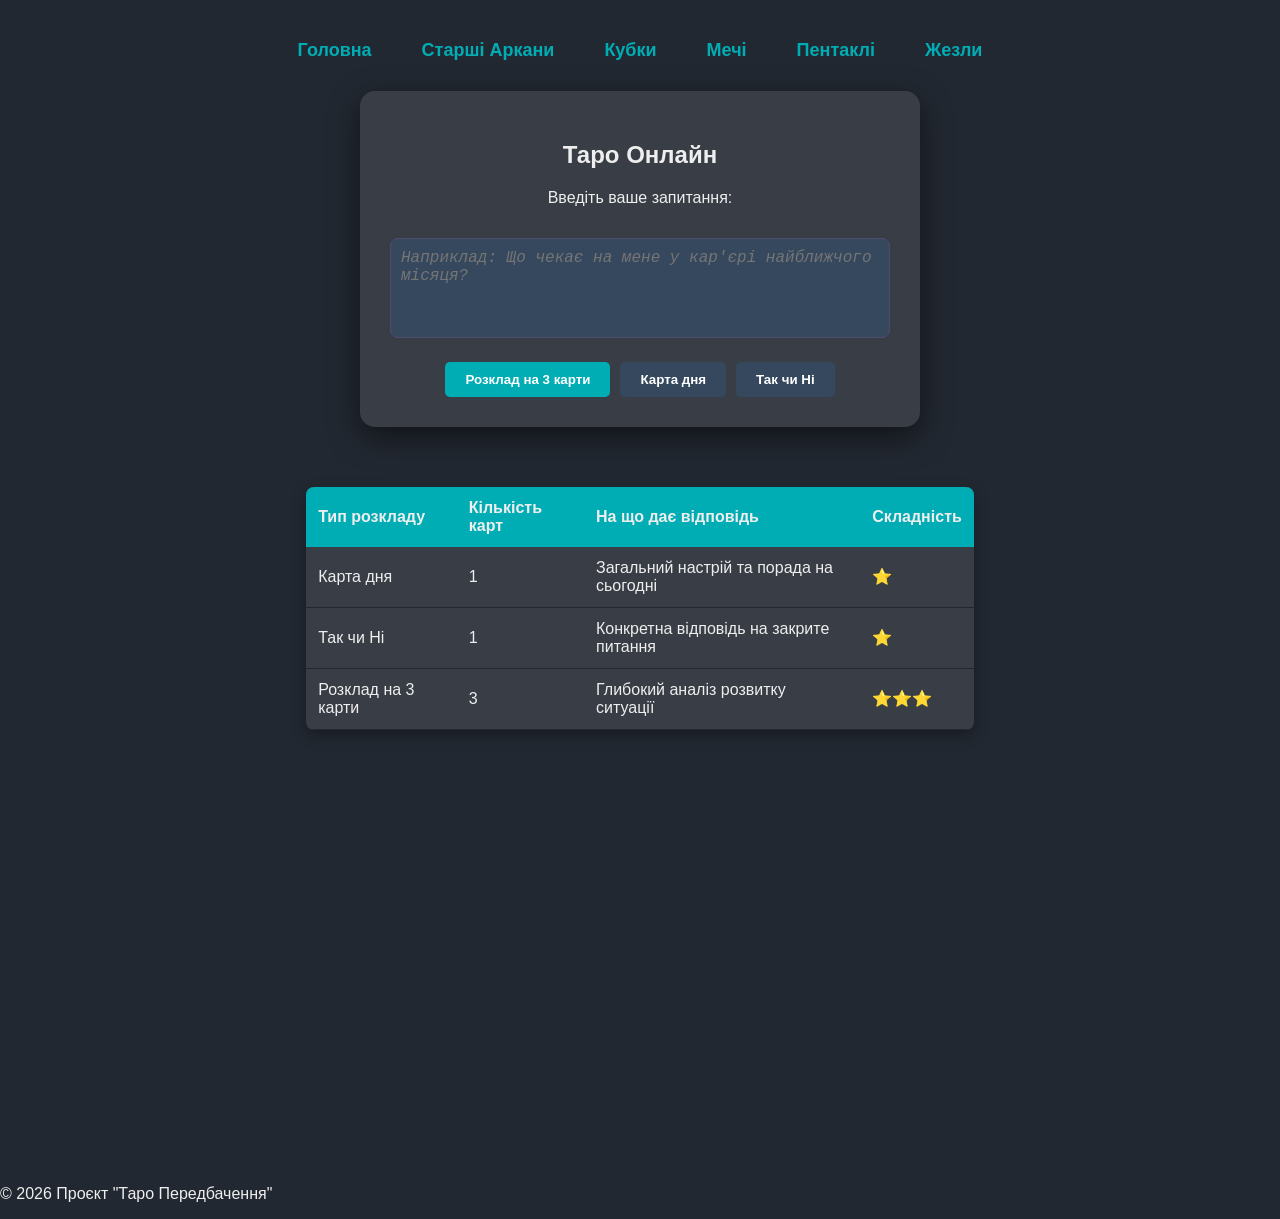
<file: index.html>
<!DOCTYPE html>
<html lang="uk">
<head>
    <meta charset="UTF-8">
    <meta name="viewport" content="width=device-width, initial-scale=1.0">
    <title>Таро Передбачення — Проєкт</title>

    <link rel="stylesheet" href="assets/css/style.css">
</head>
<body class="home-page">

    <header>
        <nav>
            <ul class="nav-list">
                <li><a href="index.html">Головна</a></li>
                <li><a href="pages/arcana.html">Старші Аркани</a></li>
                <li><a href="pages/cups.html">Кубки</a></li>
                <li><a href="pages/swords.html">Мечі</a></li>
                <li><a href="pages/pentacles.html">Пентаклі</a></li>
                <li><a href="pages/wands.html">Жезли</a></li>
            </ul>
        </nav>
    </header>

    <main>
        <section class="container">
            <h1>Таро Онлайн</h1>
            
            <form action="#" method="POST" onsubmit="return false;">
                <p><label for="user-question">Введіть ваше запитання:</label></p>
                
                <textarea id="user-question" placeholder="Наприклад: Що чекає на мене у кар'єрі найближчого місяця?" style="font-style: italic;"></textarea>

                <div class="buttons-group">
                    <button type="submit" class="btn-main">Розклад на 3 карти</button>
                    <button type="button" class="btn-secondary">Карта дня</button>
                    <button type="button" class="btn-secondary">Так чи Ні</button>
                </div>
            </form>
        </section>

        <section id="result-section" class="container" style="display: none; text-align: center;">
        </section>

        <section class="info-section">
            <table class="tarot-info-table">
                <thead> 
                    <tr>
                        <th>Тип розкладу</th> 
                        <th>Кількість карт</th>
                        <th>На що дає відповідь</th>
                        <th>Складність</th>
                    </tr>
                </thead>
                <tbody> 
                    <tr>
                        <td>Карта дня</td>
                        <td>1</td>
                        <td>Загальний настрій та порада на сьогодні</td>
                        <td>⭐</td>
                    </tr>
                    <tr>
                        <td>Так чи Ні</td>
                        <td>1</td>
                        <td>Конкретна відповідь на закрите питання</td>
                        <td>⭐</td>
                    </tr>
                    <tr>
                        <td>Розклад на 3 карти</td>
                        <td>3</td>
                        <td>Глибокий аналіз розвитку ситуації</td>
                        <td>⭐⭐⭐</td>
                    </tr>
                </tbody>
            </table>
        </section>

        <section class="media-section">
            <iframe width="560" height="315" src="https://www.youtube.com/embed/yp90QeMv5_Q?si=Y8Z0RNQINcEdr4sV&amp;start=2"
                    title="YouTube video player"
                    style="border: none;"
                    allow="accelerometer; autoplay; clipboard-write; encrypted-media; gyroscope; picture-in-picture; web-share"
                    referrerpolicy="strict-origin-when-cross-origin" allowfullscreen>
            </iframe>
        </section>
    </main>

    <footer>
        <p>&copy; 2026 Проєкт "Таро Передбачення"</p>
    </footer>

    <script src="assets/js/cards.js"></script>
    <script src="assets/js/script.js"></script>
</body>
</html>
</file>
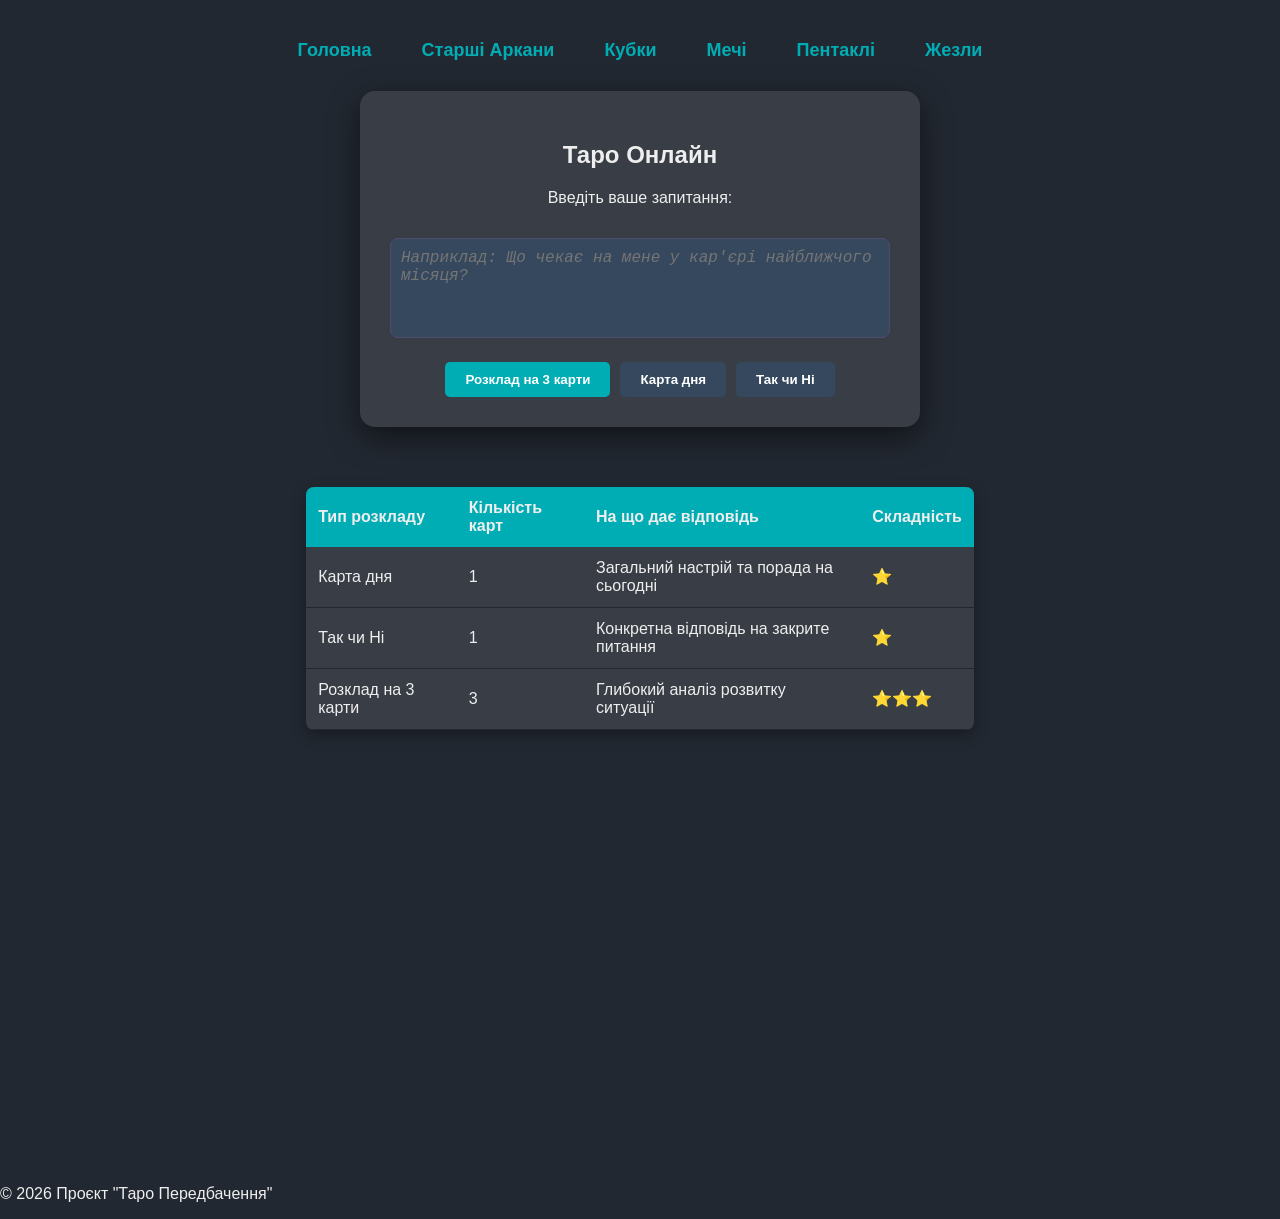
<file: pages/index.html>
<!DOCTYPE html>
<html lang="uk">
<head>
    <meta charset="UTF-8">
    <meta name="viewport" content="width=device-width, initial-scale=1.0">
    <title>Таро Передбачення — Проєкт</title>

    <link rel="stylesheet" href="../assets/css/style.css">
</head>
<body class="home-page">

    <header>
        <nav>
            <ul class="nav-list">
                <li><a href="index.html">Головна</a></li>
                <li><a href="arcana.html">Старші Аркани</a></li>
                <li><a href="cups.html">Кубки</a></li>
                <li><a href="swords.html">Мечі</a></li>
                <li><a href="pentacles.html">Пентаклі</a></li>
                <li><a href="wands.html">Жезли</a></li>
            </ul>
        </nav>
    </header>

    <main>
        <section class="container">
            <h1>Таро Онлайн</h1>
            
            <form action="#" method="POST" onsubmit="return false;">
                <p><label for="user-question">Введіть ваше запитання:</label></p>
                
                <textarea id="user-question" placeholder="Наприклад: Що чекає на мене у кар'єрі найближчого місяця?" style="font-style: italic;"></textarea>

                <div class="buttons-group">
                    <button type="submit" class="btn-main">Розклад на 3 карти</button>
                    <button type="button" class="btn-secondary">Карта дня</button>
                    <button type="button" class="btn-secondary">Так чи Ні</button>
                </div>
            </form>
        </section>

        <section id="result-section" class="container" style="display: none; text-align: center;">
        </section>

        <section class="info-section">
            <table class="tarot-info-table">
                <thead> 
                    <tr>
                        <th>Тип розкладу</th> 
                        <th>Кількість карт</th>
                        <th>На що дає відповідь</th>
                        <th>Складність</th>
                    </tr>
                </thead>
                <tbody> 
                    <tr>
                        <td>Карта дня</td>
                        <td>1</td>
                        <td>Загальний настрій та порада на сьогодні</td>
                        <td>⭐</td>
                    </tr>
                    <tr>
                        <td>Так чи Ні</td>
                        <td>1</td>
                        <td>Конкретна відповідь на закрите питання</td>
                        <td>⭐</td>
                    </tr>
                    <tr>
                        <td>Розклад на 3 карти</td>
                        <td>3</td>
                        <td>Глибокий аналіз розвитку ситуації</td>
                        <td>⭐⭐⭐</td>
                    </tr>
                </tbody>
            </table>
        </section>

        <section class="media-section">
            <iframe width="560" height="315" src="https://www.youtube.com/embed/yp90QeMv5_Q?si=Y8Z0RNQINcEdr4sV&amp;start=2"
                    title="YouTube video player"
                    style="border: none;"
                    allow="accelerometer; autoplay; clipboard-write; encrypted-media; gyroscope; picture-in-picture; web-share"
                    referrerpolicy="strict-origin-when-cross-origin" allowfullscreen>
            </iframe>
        </section>
    </main>

    <footer>
        <p>&copy; 2026 Проєкт "Таро Передбачення"</p>
    </footer>

    <script src="../assets/js/cards.js"></script>
    <script src="../assets/js/script.js"></script>
</body>
</html>
</file>
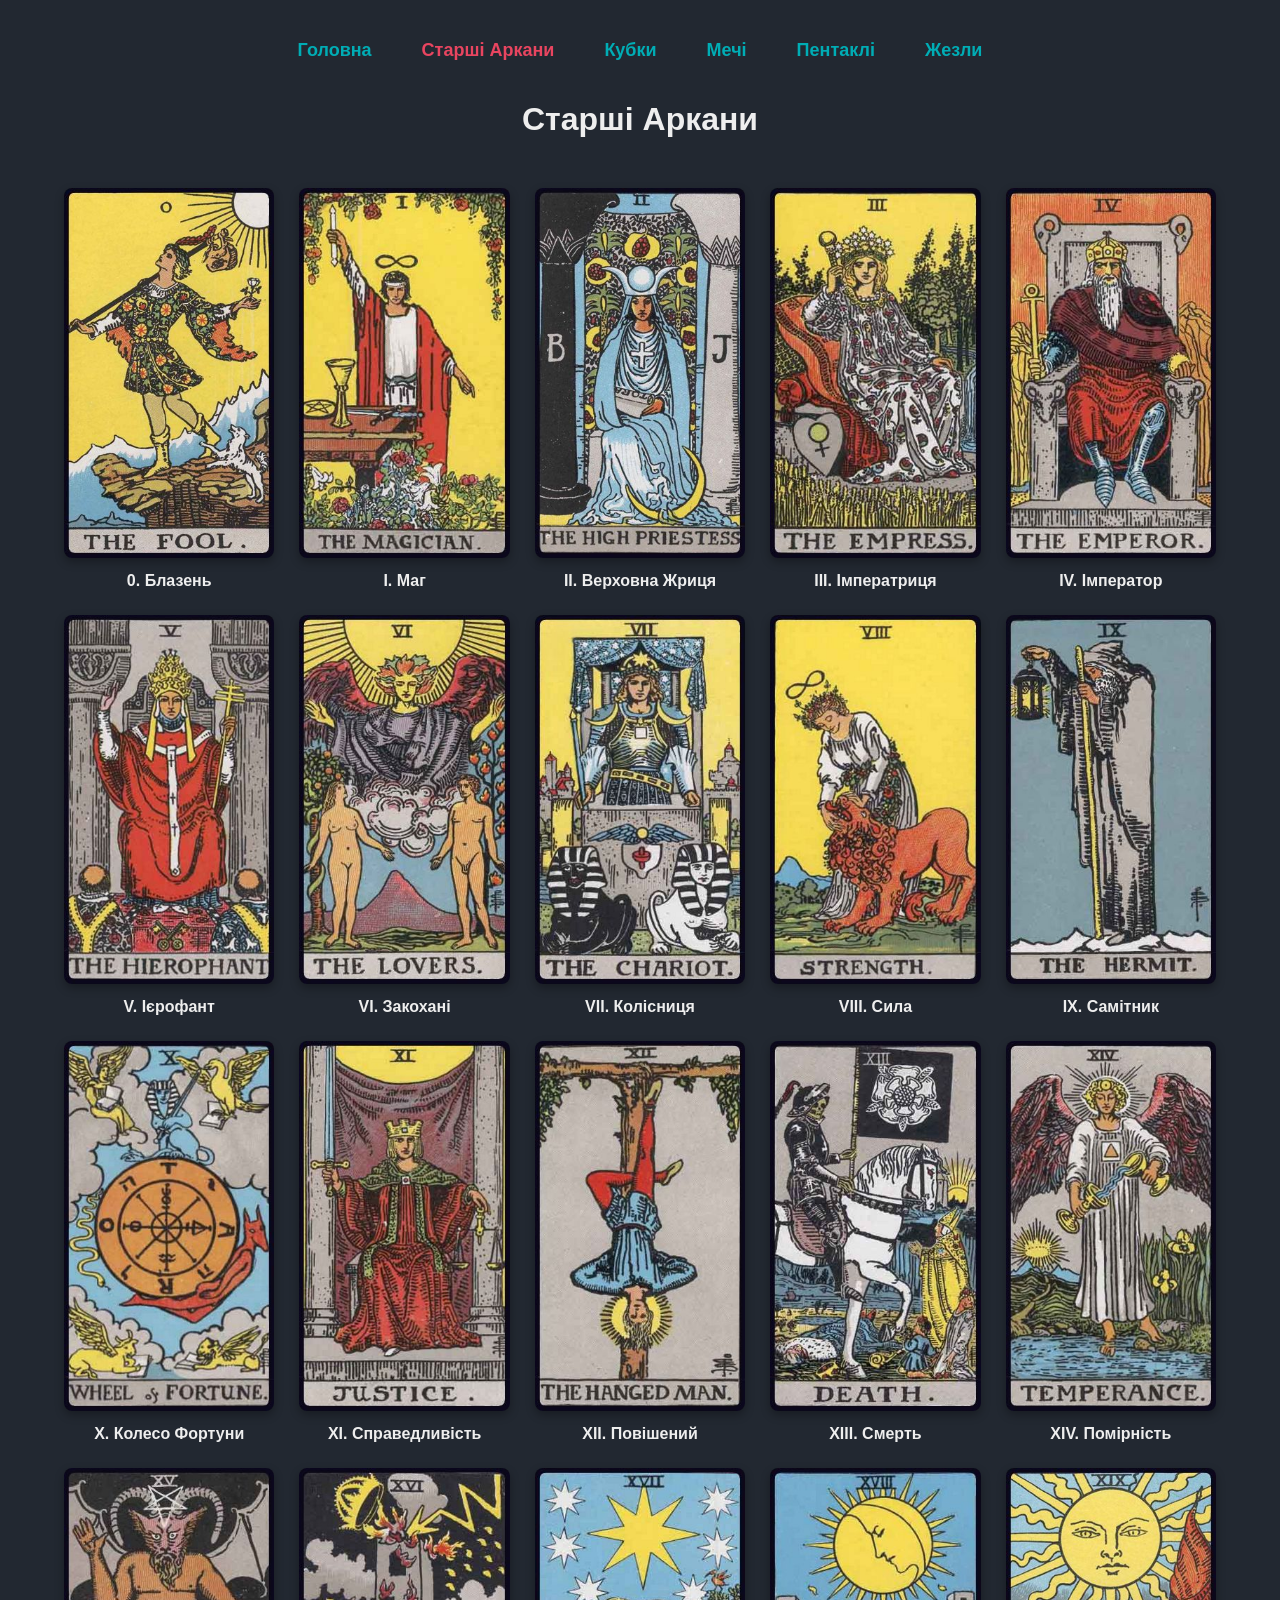
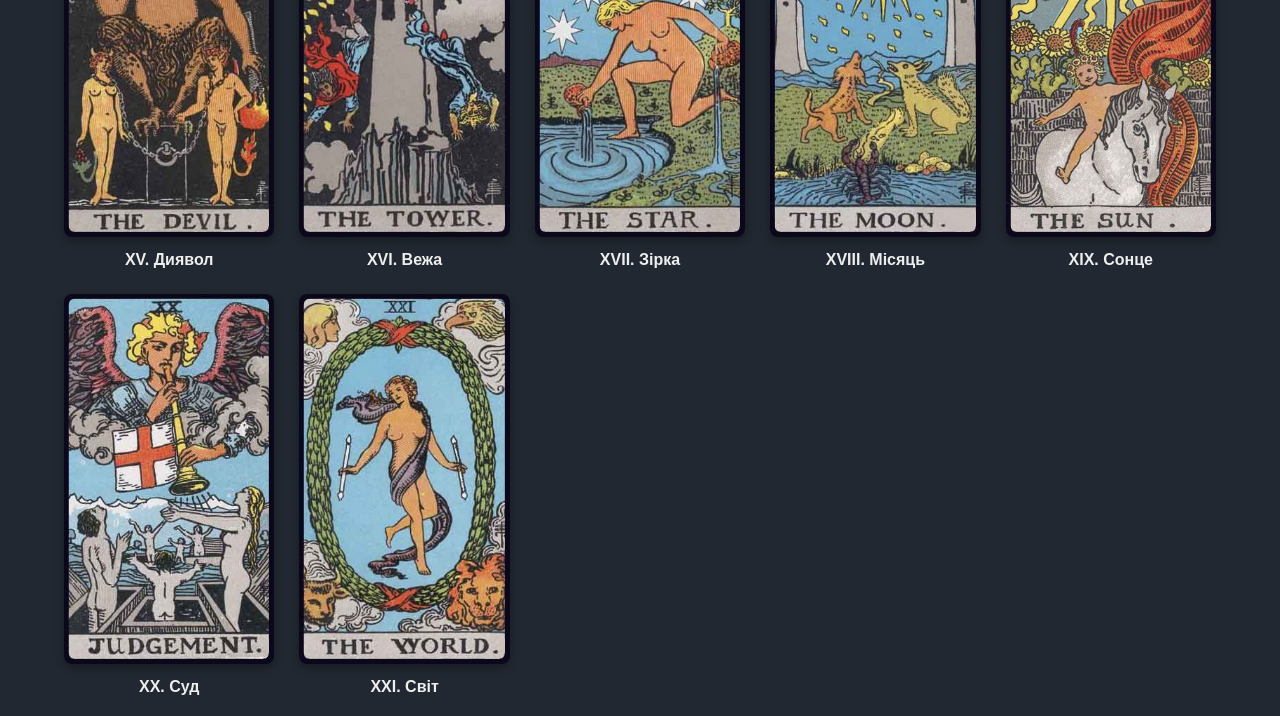
<file: arcana.html>
<!DOCTYPE html>
<html lang="uk">
<head>
    <meta charset="UTF-8">
    <meta name="viewport" content="width=device-width, initial-scale=1.0">
    <title>Старші Аркани - Галерея</title>

    <link rel="stylesheet" href="style.css">
</head>
<body class="gallery-page">

    <header>
        <nav>
            <ul class="nav-list">
                <li><a href="index.html">Головна</a></li>
                <li><a href="arcana.html" style="color: #e94560;">Старші Аркани</a></li>
                <li><a href="cups.html">Кубки</a></li>
                <li><a href="swords.html">Мечі</a></li>
                <li><a href="pentacles.html">Пентаклі</a></li>
                <li><a href="wands.html">Жезли</a></li>
            </ul>
        </nav>
    </header>

    <main>
        <h1 class="card-title">Старші Аркани</h1>

        <section class="gallery-grid">
            <figure class="card">
                <img src="Cards/00-TheFool.jpg" alt="Карта Таро: Блазень">
                <figcaption>0. Блазень</figcaption>
            </figure>
            
            <figure class="card">
                <img src="Cards/01-TheMagician.jpg" alt="Карта Таро: Маг">
                <figcaption>I. Маг</figcaption>
            </figure>
            
            <figure class="card">
                <img src="Cards/02-TheHighPriestess.jpg" alt="Карта Таро: Верховна Жриця">
                <figcaption>II. Верховна Жриця</figcaption>
            </figure>
            
            <figure class="card">
                <img src="Cards/03-TheEmpress.jpg" alt="Карта Таро: Імператриця">
                <figcaption>III. Імператриця</figcaption>
            </figure>
            
            <figure class="card">
                <img src="Cards/04-TheEmperor.jpg" alt="Карта Таро: Імператор">
                <figcaption>IV. Імператор</figcaption>
            </figure>
            
            <figure class="card">
                <img src="Cards/05-TheHierophant.jpg" alt="Карта Таро: Ієрофант">
                <figcaption>V. Ієрофант</figcaption>
            </figure>
            
            <figure class="card">
                <img src="Cards/06-TheLovers.jpg" alt="Карта Таро: Закохані">
                <figcaption>VI. Закохані</figcaption>
            </figure>
            
            <figure class="card">
                <img src="Cards/07-TheChariot.jpg" alt="Карта Таро: Колісниця">
                <figcaption>VII. Колісниця</figcaption>
            </figure>
            
            <figure class="card">
                <img src="Cards/08-Strength.jpg" alt="Карта Таро: Сила">
                <figcaption>VIII. Сила</figcaption>
            </figure>
            
            <figure class="card">
                <img src="Cards/09-TheHermit.jpg" alt="Карта Таро: Самітник">
                <figcaption>IX. Самітник</figcaption>
            </figure>
            
            <figure class="card">
                <img src="Cards/10-WheelOfFortune.jpg" alt="Карта Таро: Колесо Фортуни">
                <figcaption>X. Колесо Фортуни</figcaption>
            </figure>
            
            <figure class="card">
                <img src="Cards/11-Justice.jpg" alt="Карта Таро: Справедливість">
                <figcaption>XI. Справедливість</figcaption>
            </figure>
            
            <figure class="card">
                <img src="Cards/12-TheHangedMan.jpg" alt="Карта Таро: Повішений">
                <figcaption>XII. Повішений</figcaption>
            </figure>
            
            <figure class="card">
                <img src="Cards/13-Death.jpg" alt="Карта Таро: Смерть">
                <figcaption>XIII. Смерть</figcaption>
            </figure>
            
            <figure class="card">
                <img src="Cards/14-Temperance.jpg" alt="Карта Таро: Помірність">
                <figcaption>XIV. Помірність</figcaption>
            </figure>
            
            <figure class="card">
                <img src="Cards/15-TheDevil.jpg" alt="Карта Таро: Диявол">
                <figcaption>XV. Диявол</figcaption>
            </figure>
            
            <figure class="card">
                <img src="Cards/16-TheTower.jpg" alt="Карта Таро: Вежа">
                <figcaption>XVI. Вежа</figcaption>
            </figure>
            
            <figure class="card">
                <img src="Cards/17-TheStar.jpg" alt="Карта Таро: Зірка">
                <figcaption>XVII. Зірка</figcaption>
            </figure>
            
            <figure class="card">
                <img src="Cards/18-TheMoon.jpg" alt="Карта Таро: Місяць">
                <figcaption>XVIII. Місяць</figcaption>
            </figure>
            
            <figure class="card">
                <img src="Cards/19-TheSun.jpg" alt="Карта Таро: Сонце">
                <figcaption>XIX. Сонце</figcaption>
            </figure>
            
            <figure class="card">
                <img src="Cards/20-Judgement.jpg" alt="Карта Таро: Суд">
                <figcaption>XX. Суд</figcaption>
            </figure>
            
            <figure class="card">
                <img src="Cards/21-TheWorld.jpg" alt="Карта Таро: Світ">
                <figcaption>XXI. Світ</figcaption>
            </figure>
        </section>
    </main>

</body>
</html>
</file>
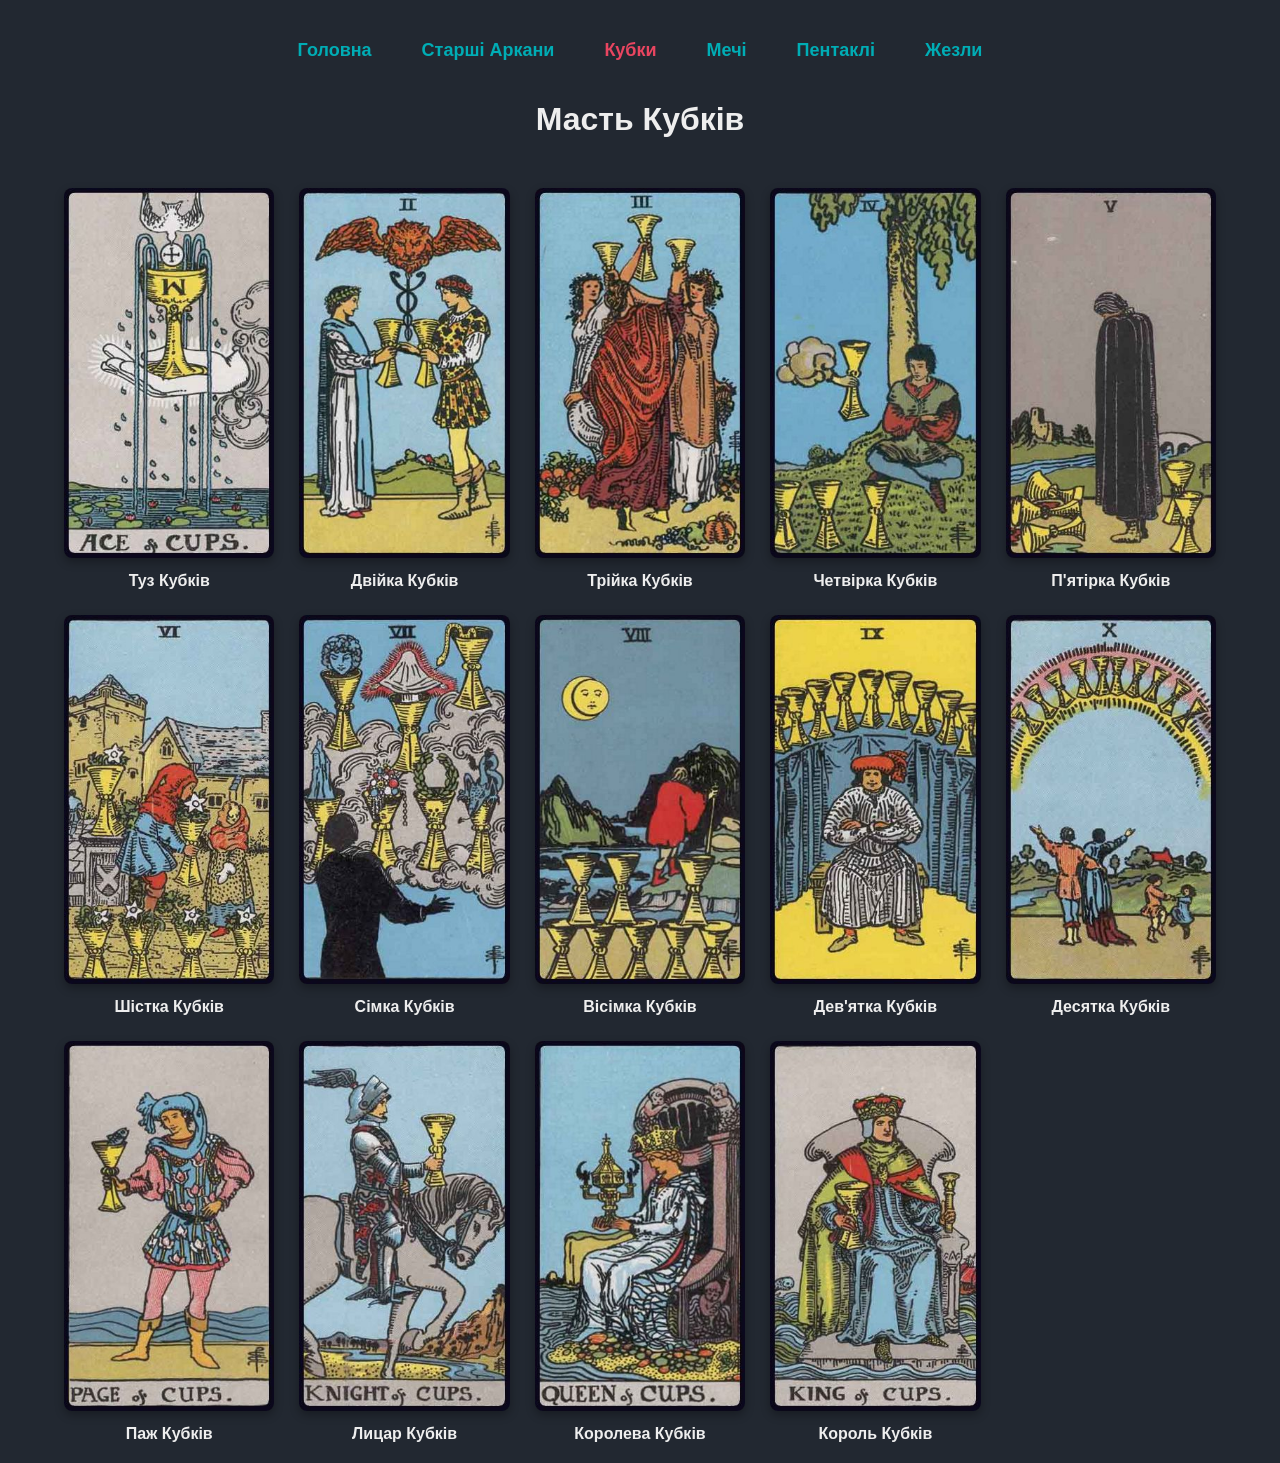
<file: cups.html>
<!DOCTYPE html>
<html lang="uk">
<head>
    <meta charset="UTF-8">
    <meta name="viewport" content="width=device-width, initial-scale=1.0">
    <title>Масть Кубків - Галерея</title>
    
    <link rel="stylesheet" href="style.css">
</head>
<body class="gallery-page">

    <header>
        <nav>
            <ul class="nav-list">
                <li><a href="index.html">Головна</a></li>
                <li><a href="arcana.html">Старші Аркани</a></li>
                <li><a href="cups.html" style="color: #e94560;">Кубки</a></li>
                <li><a href="swords.html">Мечі</a></li>
                <li><a href="pentacles.html">Пентаклі</a></li>
                <li><a href="wands.html">Жезли</a></li>
            </ul>
        </nav>
    </header>

    <main>
        <h1 class="card-title">Масть Кубків</h1>

        <section class="gallery-grid">
            <figure class="card">
                <img src="Cards/Cups01.jpg" alt="Карта Таро: Туз Кубків">
                <figcaption>Туз Кубків</figcaption>
            </figure>
            
            <figure class="card">
                <img src="Cards/Cups02.jpg" alt="Карта Таро: Двійка Кубків">
                <figcaption>Двійка Кубків</figcaption>
            </figure>
            
            <figure class="card">
                <img src="Cards/Cups03.jpg" alt="Карта Таро: Трійка Кубків">
                <figcaption>Трійка Кубків</figcaption>
            </figure>
            
            <figure class="card">
                <img src="Cards/Cups04.jpg" alt="Карта Таро: Четвірка Кубків">
                <figcaption>Четвірка Кубків</figcaption>
            </figure>
            
            <figure class="card">
                <img src="Cards/Cups05.jpg" alt="Карта Таро: П'ятірка Кубків">
                <figcaption>П'ятірка Кубків</figcaption>
            </figure>
            
            <figure class="card">
                <img src="Cards/Cups06.jpg" alt="Карта Таро: Шістка Кубків">
                <figcaption>Шістка Кубків</figcaption>
            </figure>
            
            <figure class="card">
                <img src="Cards/Cups07.jpg" alt="Карта Таро: Сімка Кубків">
                <figcaption>Сімка Кубків</figcaption>
            </figure>
            
            <figure class="card">
                <img src="Cards/Cups08.jpg" alt="Карта Таро: Вісімка Кубків">
                <figcaption>Вісімка Кубків</figcaption>
            </figure>
            
            <figure class="card">
                <img src="Cards/Cups09.jpg" alt="Карта Таро: Дев'ятка Кубків">
                <figcaption>Дев'ятка Кубків</figcaption>
            </figure>
            
            <figure class="card">
                <img src="Cards/Cups10.jpg" alt="Карта Таро: Десятка Кубків">
                <figcaption>Десятка Кубків</figcaption>
            </figure>
            
            <figure class="card">
                <img src="Cards/Cups11.jpg" alt="Карта Таро: Паж Кубків">
                <figcaption>Паж Кубків</figcaption>
            </figure>
            
            <figure class="card">
                <img src="Cards/Cups12.jpg" alt="Карта Таро: Лицар Кубків">
                <figcaption>Лицар Кубків</figcaption>
            </figure>
            
            <figure class="card">
                <img src="Cards/Cups13.jpg" alt="Карта Таро: Королева Кубків">
                <figcaption>Королева Кубків</figcaption>
            </figure>
            
            <figure class="card">
                <img src="Cards/Cups14.jpg" alt="Карта Таро: Король Кубків">
                <figcaption>Король Кубків</figcaption>
            </figure>
        </section>
    </main>

</body>
</html>
</file>
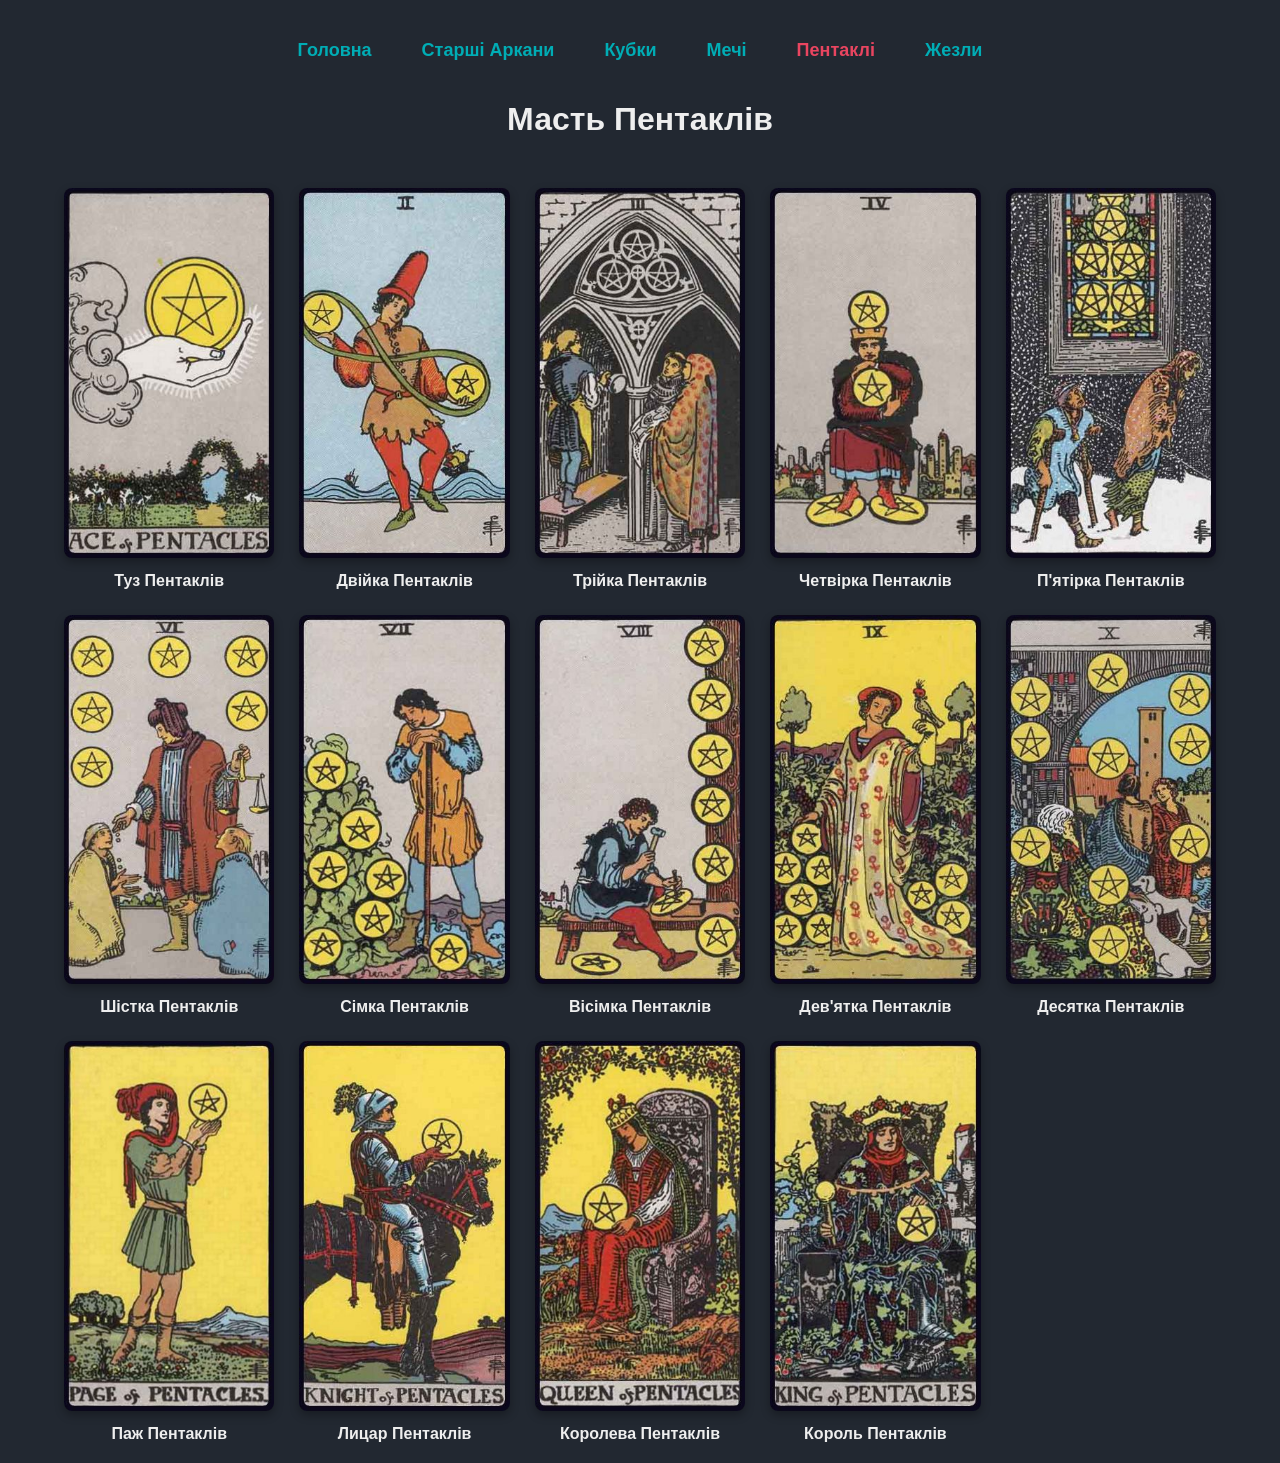
<file: pentacles.html>
<!DOCTYPE html>
<html lang="uk">
<head>
    <meta charset="UTF-8">
    <meta name="viewport" content="width=device-width, initial-scale=1.0">
    <title>Масть Пентаклів - Галерея</title>

    
    <link rel="stylesheet" href="style.css">
</head>
<body class="gallery-page">

    <header>
        <nav>
            <ul class="nav-list">
                <li><a href="index.html">Головна</a></li>
                <li><a href="arcana.html">Старші Аркани</a></li>
                <li><a href="cups.html">Кубки</a></li>
                <li><a href="swords.html">Мечі</a></li>
                <li><a href="pentacles.html" style="color: #e94560;">Пентаклі</a></li>
                <li><a href="wands.html">Жезли</a></li>
            </ul>
        </nav>
    </header>

    <main>
        <h1 class="card-title">Масть Пентаклів</h1>

        <section class="gallery-grid">
            <figure class="card">
                <img src="Cards/Pentacles01.jpg" alt="Карта Таро: Туз Пентаклів">
                <figcaption>Туз Пентаклів</figcaption>
            </figure>
            
            <figure class="card">
                <img src="Cards/Pentacles02.jpg" alt="Карта Таро: Двійка Пентаклів">
                <figcaption>Двійка Пентаклів</figcaption>
            </figure>
            
            <figure class="card">
                <img src="Cards/Pentacles03.jpg" alt="Карта Таро: Трійка Пентаклів">
                <figcaption>Трійка Пентаклів</figcaption>
            </figure>
            
            <figure class="card">
                <img src="Cards/Pentacles04.jpg" alt="Карта Таро: Четвірка Пентаклів">
                <figcaption>Четвірка Пентаклів</figcaption>
            </figure>
            
            <figure class="card">
                <img src="Cards/Pentacles05.jpg" alt="Карта Таро: П'ятірка Пентаклів">
                <figcaption>П'ятірка Пентаклів</figcaption>
            </figure>
            
            <figure class="card">
                <img src="Cards/Pentacles06.jpg" alt="Карта Таро: Шістка Пентаклів">
                <figcaption>Шістка Пентаклів</figcaption>
            </figure>
            
            <figure class="card">
                <img src="Cards/Pentacles07.jpg" alt="Карта Таро: Сімка Пентаклів">
                <figcaption>Сімка Пентаклів</figcaption>
            </figure>
            
            <figure class="card">
                <img src="Cards/Pentacles08.jpg" alt="Карта Таро: Вісімка Пентаклів">
                <figcaption>Вісімка Пентаклів</figcaption>
            </figure>
            
            <figure class="card">
                <img src="Cards/Pentacles09.jpg" alt="Карта Таро: Дев'ятка Пентаклів">
                <figcaption>Дев'ятка Пентаклів</figcaption>
            </figure>
            
            <figure class="card">
                <img src="Cards/Pentacles10.jpg" alt="Карта Таро: Десятка Пентаклів">
                <figcaption>Десятка Пентаклів</figcaption>
            </figure>
            
            <figure class="card">
                <img src="Cards/Pentacles11.jpg" alt="Карта Таро: Паж Пентаклів">
                <figcaption>Паж Пентаклів</figcaption>
            </figure>
            
            <figure class="card">
                <img src="Cards/Pentacles12.jpg" alt="Карта Таро: Лицар Пентаклів">
                <figcaption>Лицар Пентаклів</figcaption>
            </figure>
            
            <figure class="card">
                <img src="Cards/Pentacles13.jpg" alt="Карта Таро: Королева Пентаклів">
                <figcaption>Королева Пентаклів</figcaption>
            </figure>
            
            <figure class="card">
                <img src="Cards/Pentacles14.jpg" alt="Карта Таро: Король Пентаклів">
                <figcaption>Король Пентаклів</figcaption>
            </figure>
        </section>
    </main>

</body>
</html>
</file>
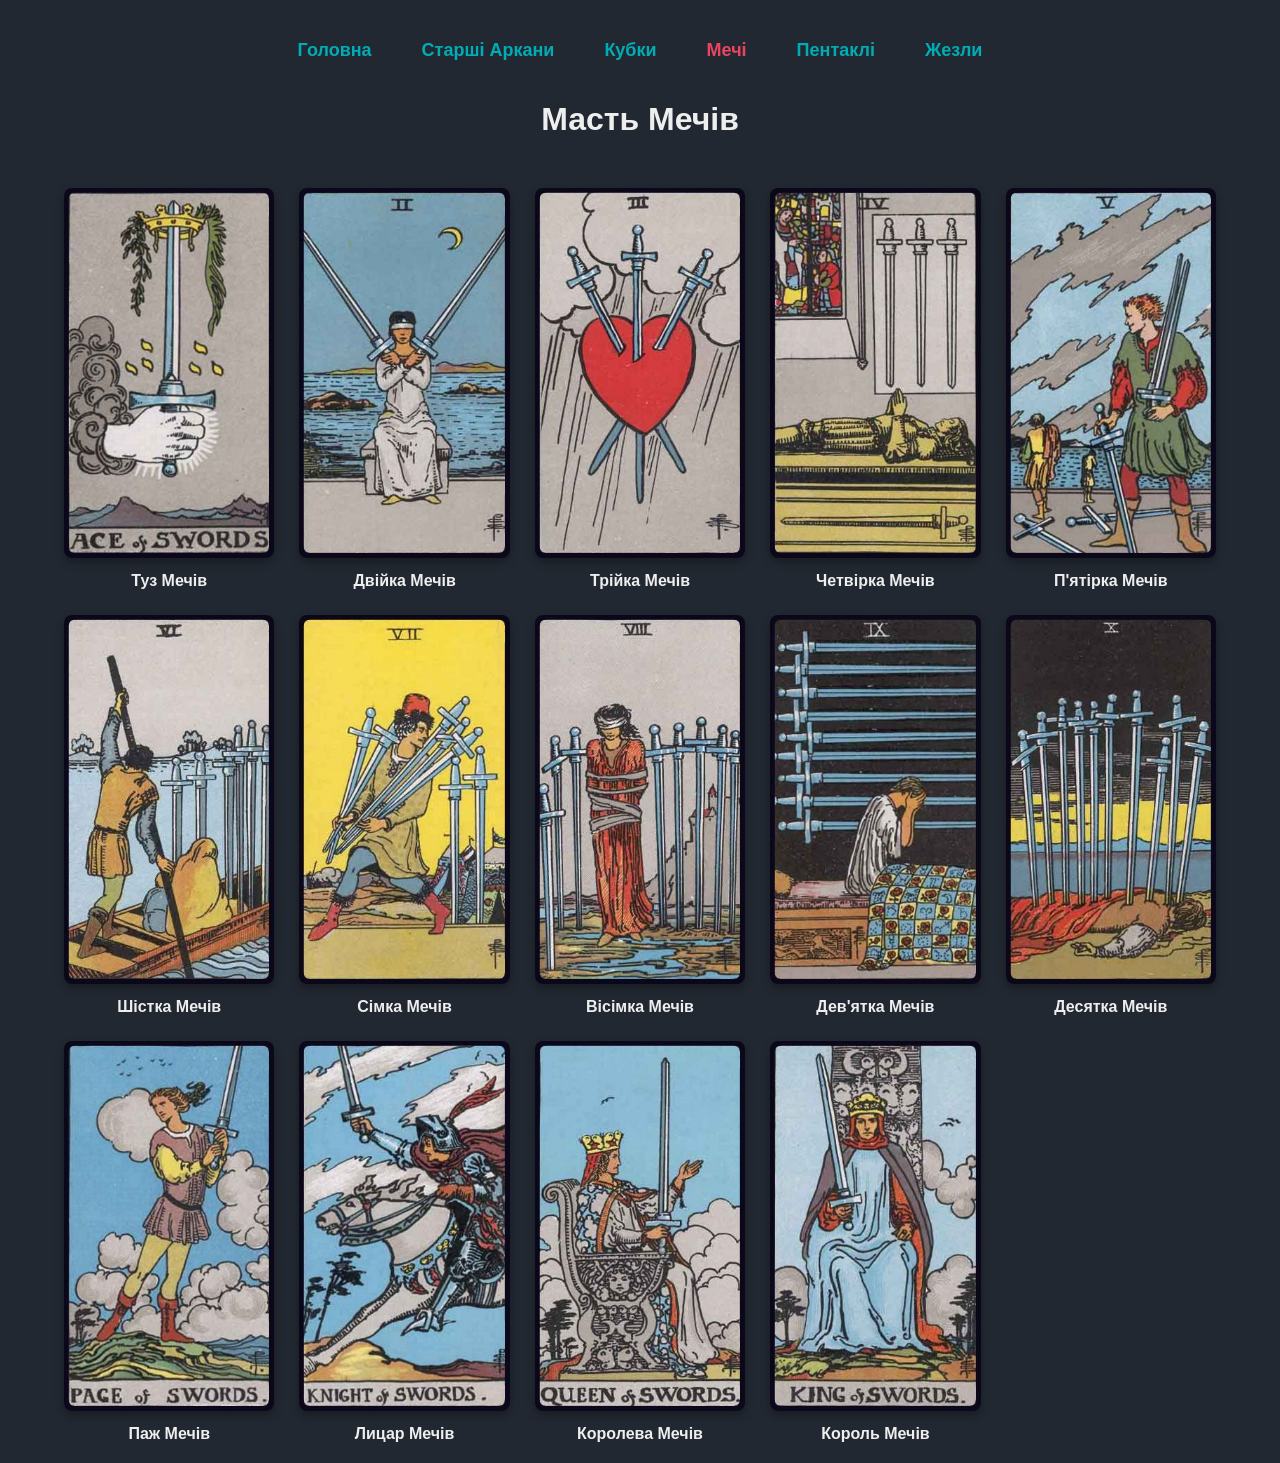
<file: swords.html>
<!DOCTYPE html>
<html lang="uk">
<head>
    <meta charset="UTF-8">
    <meta name="viewport" content="width=device-width, initial-scale=1.0">
    <title>Масть Мечів - Галерея</title>

    
    <link rel="stylesheet" href="style.css">
</head>
<body class="gallery-page">

    <header>
        <nav>
            <ul class="nav-list">
                <li><a href="index.html">Головна</a></li>
                <li><a href="arcana.html">Старші Аркани</a></li>
                <li><a href="cups.html">Кубки</a></li>
                <li><a href="swords.html" style="color: #e94560;">Мечі</a></li>
                <li><a href="pentacles.html">Пентаклі</a></li>
                <li><a href="wands.html">Жезли</a></li>
            </ul>
        </nav>
    </header>

    <main>
        <h1 class="card-title">Масть Мечів</h1>

        <section class="gallery-grid">
            <figure class="card">
                <img src="Cards/Swords01.jpg" alt="Карта Таро: Туз Мечів">
                <figcaption>Туз Мечів</figcaption>
            </figure>
            
            <figure class="card">
                <img src="Cards/Swords02.jpg" alt="Карта Таро: Двійка Мечів">
                <figcaption>Двійка Мечів</figcaption>
            </figure>
            
            <figure class="card">
                <img src="Cards/Swords03.jpg" alt="Карта Таро: Трійка Мечів">
                <figcaption>Трійка Мечів</figcaption>
            </figure>
            
            <figure class="card">
                <img src="Cards/Swords04.jpg" alt="Карта Таро: Четвірка Мечів">
                <figcaption>Четвірка Мечів</figcaption>
            </figure>
            
            <figure class="card">
                <img src="Cards/Swords05.jpg" alt="Карта Таро: П'ятірка Мечів">
                <figcaption>П'ятірка Мечів</figcaption>
            </figure>
            
            <figure class="card">
                <img src="Cards/Swords06.jpg" alt="Карта Таро: Шістка Мечів">
                <figcaption>Шістка Мечів</figcaption>
            </figure>
            
            <figure class="card">
                <img src="Cards/Swords07.jpg" alt="Карта Таро: Сімка Мечів">
                <figcaption>Сімка Мечів</figcaption>
            </figure>
            
            <figure class="card">
                <img src="Cards/Swords08.jpg" alt="Карта Таро: Вісімка Мечів">
                <figcaption>Вісімка Мечів</figcaption>
            </figure>
            
            <figure class="card">
                <img src="Cards/Swords09.jpg" alt="Карта Таро: Дев'ятка Мечів">
                <figcaption>Дев'ятка Мечів</figcaption>
            </figure>
            
            <figure class="card">
                <img src="Cards/Swords10.jpg" alt="Карта Таро: Десятка Мечів">
                <figcaption>Десятка Мечів</figcaption>
            </figure>
            
            <figure class="card">
                <img src="Cards/Swords11.jpg" alt="Карта Таро: Паж Мечів">
                <figcaption>Паж Мечів</figcaption>
            </figure>
            
            <figure class="card">
                <img src="Cards/Swords12.jpg" alt="Карта Таро: Лицар Мечів">
                <figcaption>Лицар Мечів</figcaption>
            </figure>
            
            <figure class="card">
                <img src="Cards/Swords13.jpg" alt="Карта Таро: Королева Мечів">
                <figcaption>Королева Мечів</figcaption>
            </figure>
            
            <figure class="card">
                <img src="Cards/Swords14.jpg" alt="Карта Таро: Король Мечів">
                <figcaption>Король Мечів</figcaption>
            </figure>
        </section>
    </main>

</body>
</html>
</file>
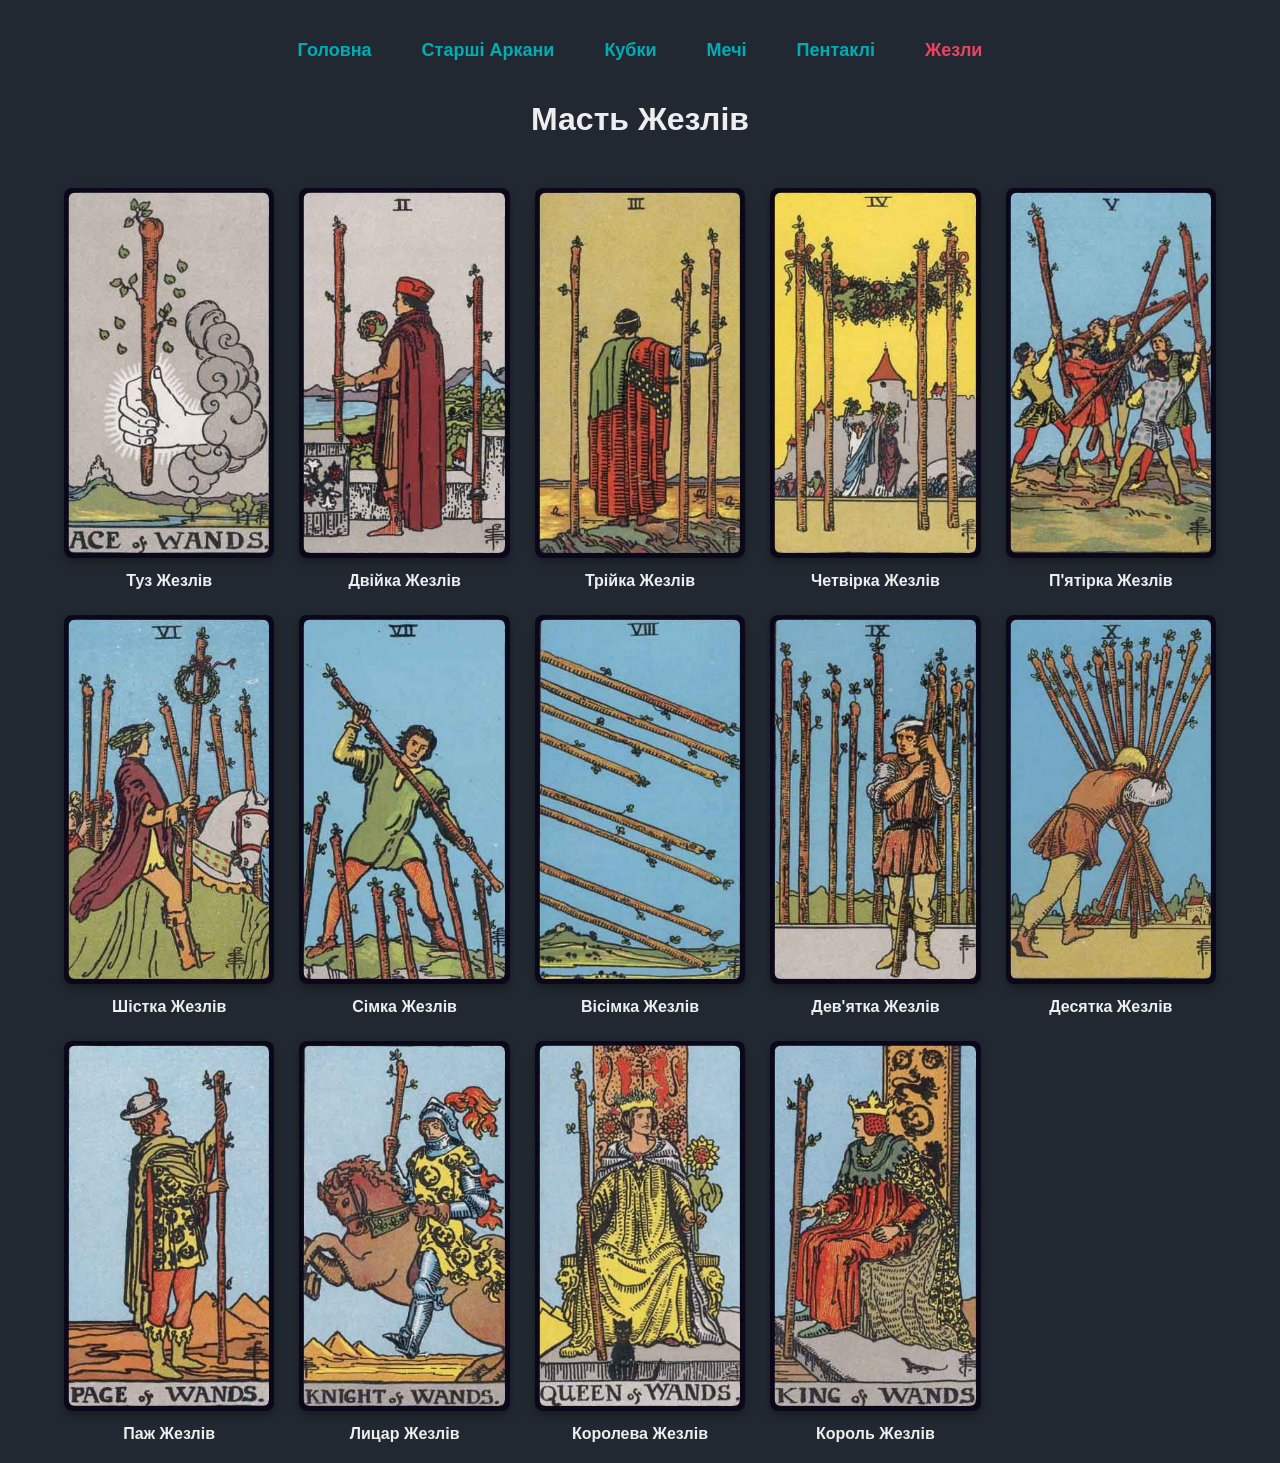
<file: wands.html>
<!DOCTYPE html>
<html lang="uk">
<head>
    <meta charset="UTF-8">
    <meta name="viewport" content="width=device-width, initial-scale=1.0">
    <title>Масть Жезлів - Галерея</title>

    
    <link rel="stylesheet" href="style.css">
</head>
<body class="gallery-page">

    <header>
        <nav>
            <ul class="nav-list">
                <li><a href="index.html">Головна</a></li>
                <li><a href="arcana.html">Старші Аркани</a></li>
                <li><a href="cups.html">Кубки</a></li>
                <li><a href="swords.html">Мечі</a></li>
                <li><a href="pentacles.html">Пентаклі</a></li>
                <li><a href="wands.html" style="color: #e94560;">Жезли</a></li>
            </ul>
        </nav>
    </header>

    <main>
        <h1 class="card-title">Масть Жезлів</h1>

        <section class="gallery-grid">
            <figure class="card">
                <img src="Cards/Wands01.jpg" alt="Карта Таро: Туз Жезлів">
                <figcaption>Туз Жезлів</figcaption>
            </figure>
            
            <figure class="card">
                <img src="Cards/Wands02.jpg" alt="Карта Таро: Двійка Жезлів">
                <figcaption>Двійка Жезлів</figcaption>
            </figure>
            
            <figure class="card">
                <img src="Cards/Wands03.jpg" alt="Карта Таро: Трійка Жезлів">
                <figcaption>Трійка Жезлів</figcaption>
            </figure>
            
            <figure class="card">
                <img src="Cards/Wands04.jpg" alt="Карта Таро: Четвірка Жезлів">
                <figcaption>Четвірка Жезлів</figcaption>
            </figure>
            
            <figure class="card">
                <img src="Cards/Wands05.jpg" alt="Карта Таро: П'ятірка Жезлів">
                <figcaption>П'ятірка Жезлів</figcaption>
            </figure>
            
            <figure class="card">
                <img src="Cards/Wands06.jpg" alt="Карта Таро: Шістка Жезлів">
                <figcaption>Шістка Жезлів</figcaption>
            </figure>
            
            <figure class="card">
                <img src="Cards/Wands07.jpg" alt="Карта Таро: Сімка Жезлів">
                <figcaption>Сімка Жезлів</figcaption>
            </figure>
            
            <figure class="card">
                <img src="Cards/Wands08.jpg" alt="Карта Таро: Вісімка Жезлів">
                <figcaption>Вісімка Жезлів</figcaption>
            </figure>
            
            <figure class="card">
                <img src="Cards/Wands09.jpg" alt="Карта Таро: Дев'ятка Жезлів">
                <figcaption>Дев'ятка Жезлів</figcaption>
            </figure>
            
            <figure class="card">
                <img src="Cards/Wands10.jpg" alt="Карта Таро: Десятка Жезлів">
                <figcaption>Десятка Жезлів</figcaption>
            </figure>
            
            <figure class="card">
                <img src="Cards/Wands11.jpg" alt="Карта Таро: Паж Жезлів">
                <figcaption>Паж Жезлів</figcaption>
            </figure>
            
            <figure class="card">
                <img src="Cards/Wands12.jpg" alt="Карта Таро: Лицар Жезлів">
                <figcaption>Лицар Жезлів</figcaption>
            </figure>
            
            <figure class="card">
                <img src="Cards/Wands13.jpg" alt="Карта Таро: Королева Жезлів">
                <figcaption>Королева Жезлів</figcaption>
            </figure>
            
            <figure class="card">
                <img src="Cards/Wands14.jpg" alt="Карта Таро: Король Жезлів">
                <figcaption>Король Жезлів</figcaption>
            </figure>
        </section>
    </main>

</body>
</html>
</file>
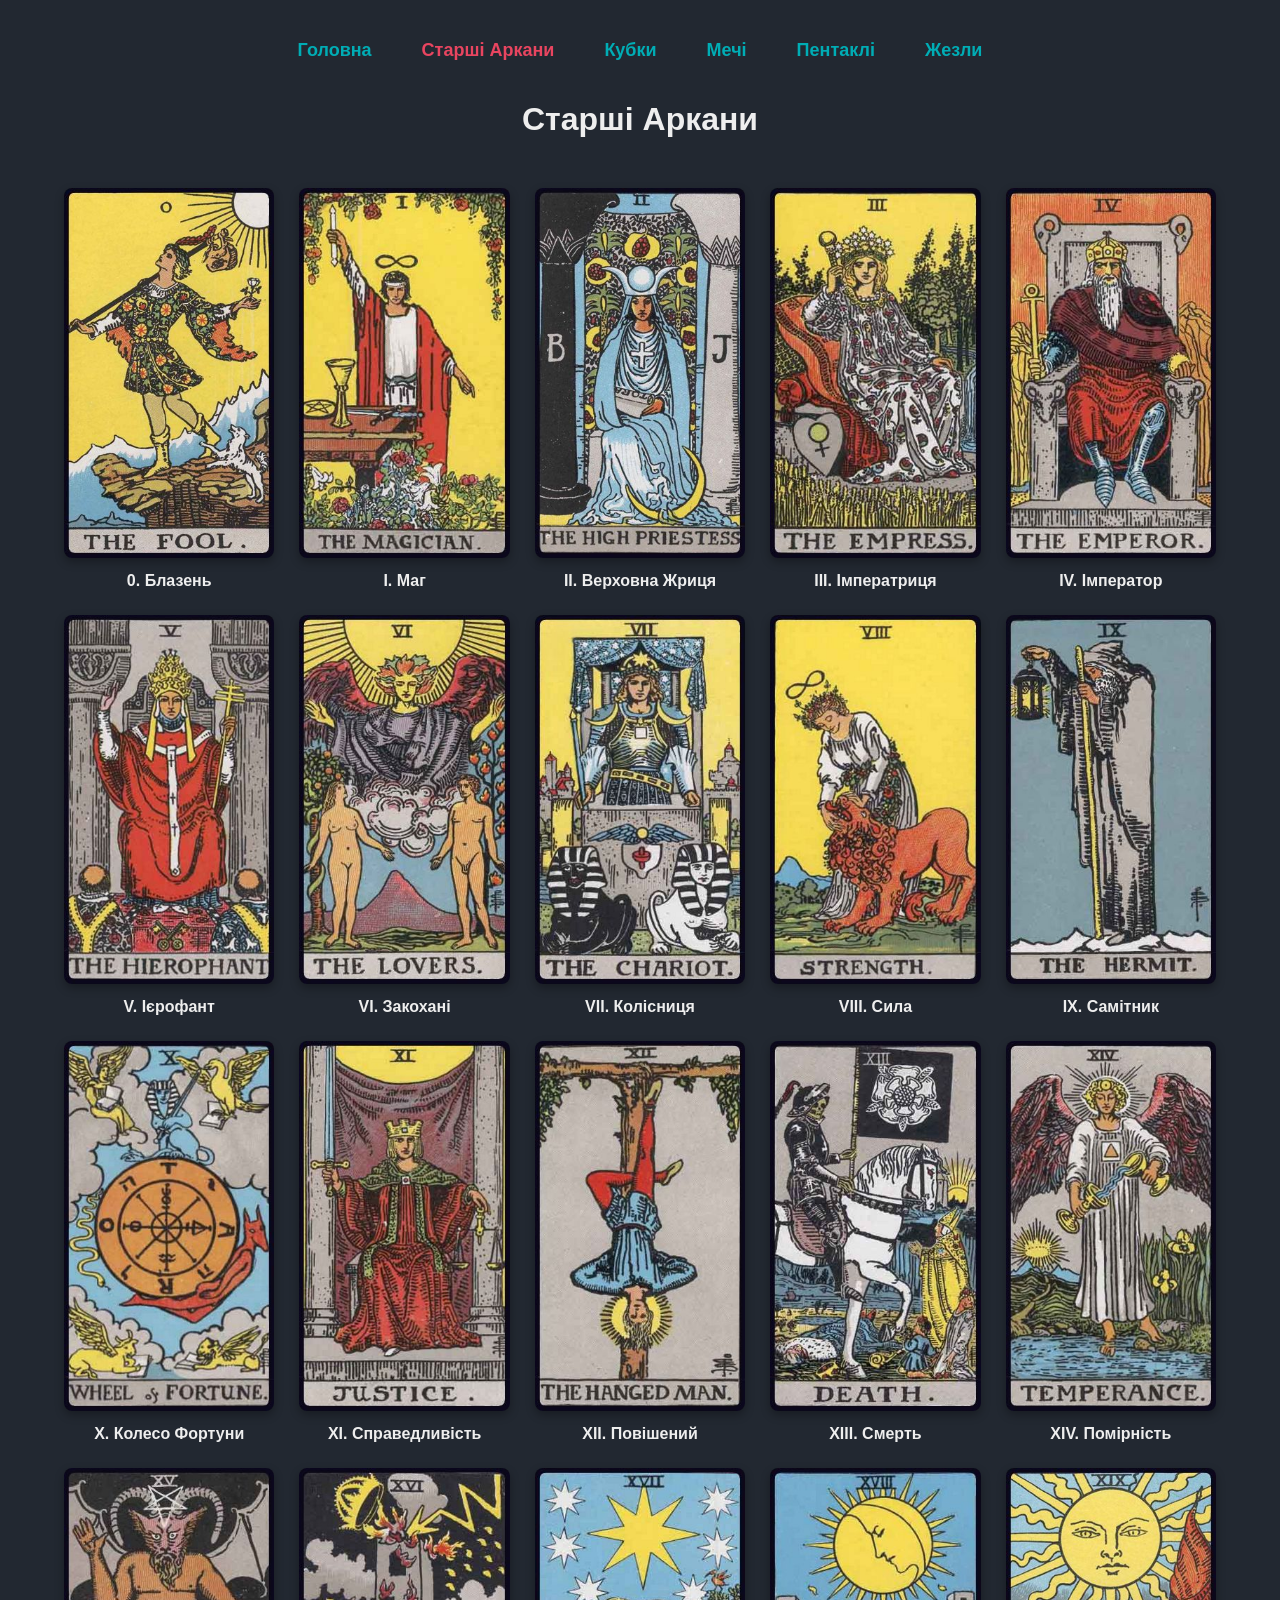
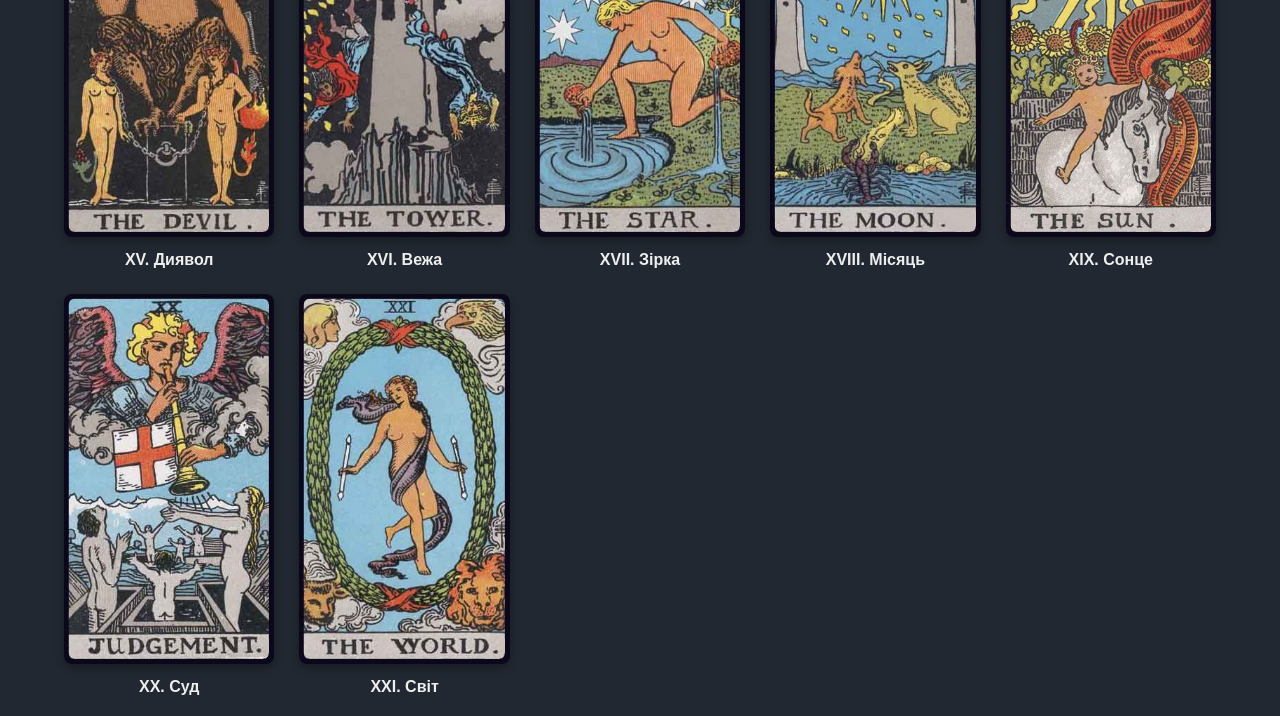
<file: pages/arcana.html>
<!DOCTYPE html>
<html lang="uk">
<head>
    <meta charset="UTF-8">
    <meta name="viewport" content="width=device-width, initial-scale=1.0">
    <title>Старші Аркани - Галерея</title>

    <link rel="stylesheet" href="../assets/css/style.css">
</head>
<body class="gallery-page">

    <header>
        <nav>
            <ul class="nav-list">
                <li><a href="../index.html">Головна</a></li>
                <li><a href="arcana.html" style="color: #e94560;">Старші Аркани</a></li>
                <li><a href="cups.html">Кубки</a></li>
                <li><a href="swords.html">Мечі</a></li>
                <li><a href="pentacles.html">Пентаклі</a></li>
                <li><a href="wands.html">Жезли</a></li>
            </ul>
        </nav>
    </header>

    <main>
        <h1 class="card-title">Старші Аркани</h1>

        <section class="gallery-grid">
            <figure class="card">
                <img src="../assets/images/Cards/00-TheFool.jpg" alt="Карта Таро: Блазень">
                <figcaption>0. Блазень</figcaption>
            </figure>
            
            <figure class="card">
                <img src="../assets/images/Cards/01-TheMagician.jpg" alt="Карта Таро: Маг">
                <figcaption>I. Маг</figcaption>
            </figure>
            
            <figure class="card">
                <img src="../assets/images/Cards/02-TheHighPriestess.jpg" alt="Карта Таро: Верховна Жриця">
                <figcaption>II. Верховна Жриця</figcaption>
            </figure>
            
            <figure class="card">
                <img src="../assets/images/Cards/03-TheEmpress.jpg" alt="Карта Таро: Імператриця">
                <figcaption>III. Імператриця</figcaption>
            </figure>
            
            <figure class="card">
                <img src="../assets/images/Cards/04-TheEmperor.jpg" alt="Карта Таро: Імператор">
                <figcaption>IV. Імператор</figcaption>
            </figure>
            
            <figure class="card">
                <img src="../assets/images/Cards/05-TheHierophant.jpg" alt="Карта Таро: Ієрофант">
                <figcaption>V. Ієрофант</figcaption>
            </figure>
            
            <figure class="card">
                <img src="../assets/images/Cards/06-TheLovers.jpg" alt="Карта Таро: Закохані">
                <figcaption>VI. Закохані</figcaption>
            </figure>
            
            <figure class="card">
                <img src="../assets/images/Cards/07-TheChariot.jpg" alt="Карта Таро: Колісниця">
                <figcaption>VII. Колісниця</figcaption>
            </figure>
            
            <figure class="card">
                <img src="../assets/images/Cards/08-Strength.jpg" alt="Карта Таро: Сила">
                <figcaption>VIII. Сила</figcaption>
            </figure>
            
            <figure class="card">
                <img src="../assets/images/Cards/09-TheHermit.jpg" alt="Карта Таро: Самітник">
                <figcaption>IX. Самітник</figcaption>
            </figure>
            
            <figure class="card">
                <img src="../assets/images/Cards/10-WheelOfFortune.jpg" alt="Карта Таро: Колесо Фортуни">
                <figcaption>X. Колесо Фортуни</figcaption>
            </figure>
            
            <figure class="card">
                <img src="../assets/images/Cards/11-Justice.jpg" alt="Карта Таро: Справедливість">
                <figcaption>XI. Справедливість</figcaption>
            </figure>
            
            <figure class="card">
                <img src="../assets/images/Cards/12-TheHangedMan.jpg" alt="Карта Таро: Повішений">
                <figcaption>XII. Повішений</figcaption>
            </figure>
            
            <figure class="card">
                <img src="../assets/images/Cards/13-Death.jpg" alt="Карта Таро: Смерть">
                <figcaption>XIII. Смерть</figcaption>
            </figure>
            
            <figure class="card">
                <img src="../assets/images/Cards/14-Temperance.jpg" alt="Карта Таро: Помірність">
                <figcaption>XIV. Помірність</figcaption>
            </figure>
            
            <figure class="card">
                <img src="../assets/images/Cards/15-TheDevil.jpg" alt="Карта Таро: Диявол">
                <figcaption>XV. Диявол</figcaption>
            </figure>
            
            <figure class="card">
                <img src="../assets/images/Cards/16-TheTower.jpg" alt="Карта Таро: Вежа">
                <figcaption>XVI. Вежа</figcaption>
            </figure>
            
            <figure class="card">
                <img src="../assets/images/Cards/17-TheStar.jpg" alt="Карта Таро: Зірка">
                <figcaption>XVII. Зірка</figcaption>
            </figure>
            
            <figure class="card">
                <img src="../assets/images/Cards/18-TheMoon.jpg" alt="Карта Таро: Місяць">
                <figcaption>XVIII. Місяць</figcaption>
            </figure>
            
            <figure class="card">
                <img src="../assets/images/Cards/19-TheSun.jpg" alt="Карта Таро: Сонце">
                <figcaption>XIX. Сонце</figcaption>
            </figure>
            
            <figure class="card">
                <img src="../assets/images/Cards/20-Judgement.jpg" alt="Карта Таро: Суд">
                <figcaption>XX. Суд</figcaption>
            </figure>
            
            <figure class="card">
                <img src="../assets/images/Cards/21-TheWorld.jpg" alt="Карта Таро: Світ">
                <figcaption>XXI. Світ</figcaption>
            </figure>
        </section>
    </main>

</body>
</html>
</file>
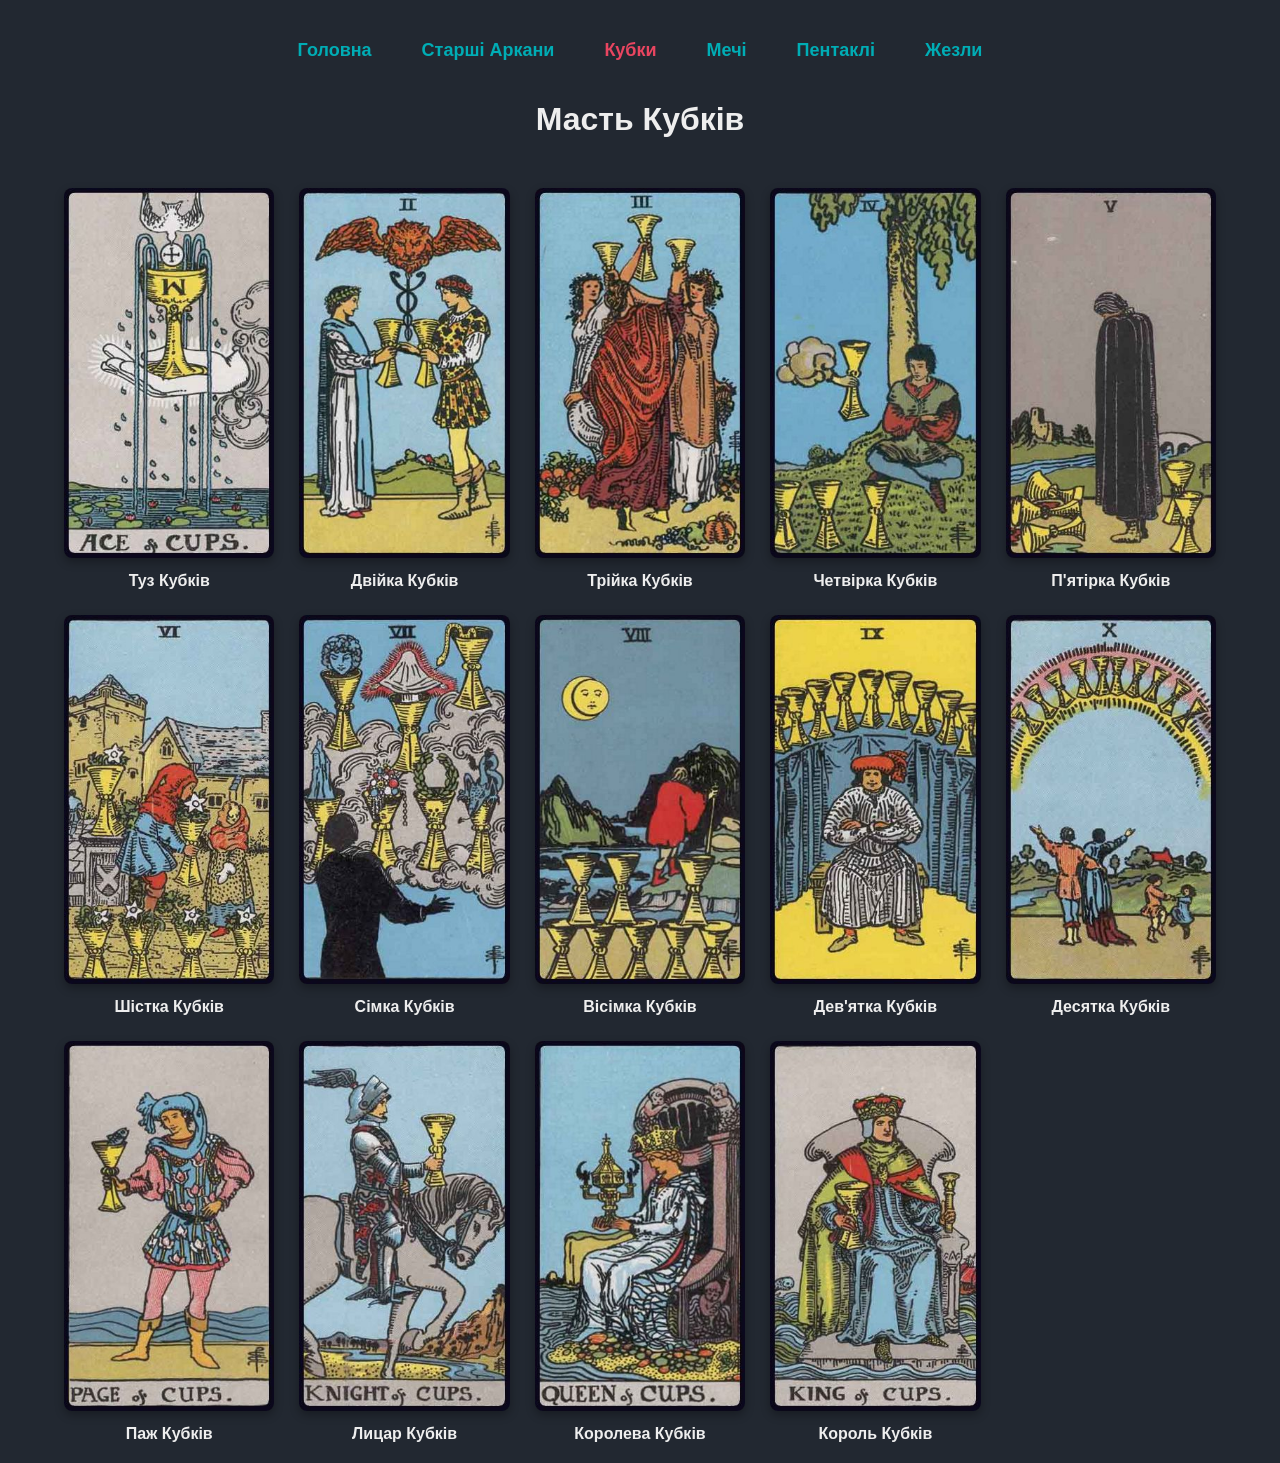
<file: pages/cups.html>
<!DOCTYPE html>
<html lang="uk">
<head>
    <meta charset="UTF-8">
    <meta name="viewport" content="width=device-width, initial-scale=1.0">
    <title>Масть Кубків - Галерея</title>
    
    <link rel="stylesheet" href="../assets/css/style.css">
</head>
<body class="gallery-page">

    <header>
        <nav>
            <ul class="nav-list">
                <li><a href="../index.html">Головна</a></li>
                <li><a href="arcana.html">Старші Аркани</a></li>
                <li><a href="cups.html" style="color: #e94560;">Кубки</a></li>
                <li><a href="swords.html">Мечі</a></li>
                <li><a href="pentacles.html">Пентаклі</a></li>
                <li><a href="wands.html">Жезли</a></li>
            </ul>
        </nav>
    </header>

    <main>
        <h1 class="card-title">Масть Кубків</h1>

        <section class="gallery-grid">
            <figure class="card">
                <img src="../assets/images/Cards/Cups01.jpg" alt="Карта Таро: Туз Кубків">
                <figcaption>Туз Кубків</figcaption>
            </figure>
            
            <figure class="card">
                <img src="../assets/images/Cards/Cups02.jpg" alt="Карта Таро: Двійка Кубків">
                <figcaption>Двійка Кубків</figcaption>
            </figure>
            
            <figure class="card">
                <img src="../assets/images/Cards/Cups03.jpg" alt="Карта Таро: Трійка Кубків">
                <figcaption>Трійка Кубків</figcaption>
            </figure>
            
            <figure class="card">
                <img src="../assets/images/Cards/Cups04.jpg" alt="Карта Таро: Четвірка Кубків">
                <figcaption>Четвірка Кубків</figcaption>
            </figure>
            
            <figure class="card">
                <img src="../assets/images/Cards/Cups05.jpg" alt="Карта Таро: П'ятірка Кубків">
                <figcaption>П'ятірка Кубків</figcaption>
            </figure>
            
            <figure class="card">
                <img src="../assets/images/Cards/Cups06.jpg" alt="Карта Таро: Шістка Кубків">
                <figcaption>Шістка Кубків</figcaption>
            </figure>
            
            <figure class="card">
                <img src="../assets/images/Cards/Cups07.jpg" alt="Карта Таро: Сімка Кубків">
                <figcaption>Сімка Кубків</figcaption>
            </figure>
            
            <figure class="card">
                <img src="../assets/images/Cards/Cups08.jpg" alt="Карта Таро: Вісімка Кубків">
                <figcaption>Вісімка Кубків</figcaption>
            </figure>
            
            <figure class="card">
                <img src="../assets/images/Cards/Cups09.jpg" alt="Карта Таро: Дев'ятка Кубків">
                <figcaption>Дев'ятка Кубків</figcaption>
            </figure>
            
            <figure class="card">
                <img src="../assets/images/Cards/Cups10.jpg" alt="Карта Таро: Десятка Кубків">
                <figcaption>Десятка Кубків</figcaption>
            </figure>
            
            <figure class="card">
                <img src="../assets/images/Cards/Cups11.jpg" alt="Карта Таро: Паж Кубків">
                <figcaption>Паж Кубків</figcaption>
            </figure>
            
            <figure class="card">
                <img src="../assets/images/Cards/Cups12.jpg" alt="Карта Таро: Лицар Кубків">
                <figcaption>Лицар Кубків</figcaption>
            </figure>
            
            <figure class="card">
                <img src="../assets/images/Cards/Cups13.jpg" alt="Карта Таро: Королева Кубків">
                <figcaption>Королева Кубків</figcaption>
            </figure>
            
            <figure class="card">
                <img src="../assets/images/Cards/Cups14.jpg" alt="Карта Таро: Король Кубків">
                <figcaption>Король Кубків</figcaption>
            </figure>
        </section>
    </main>

</body>
</html>
</file>
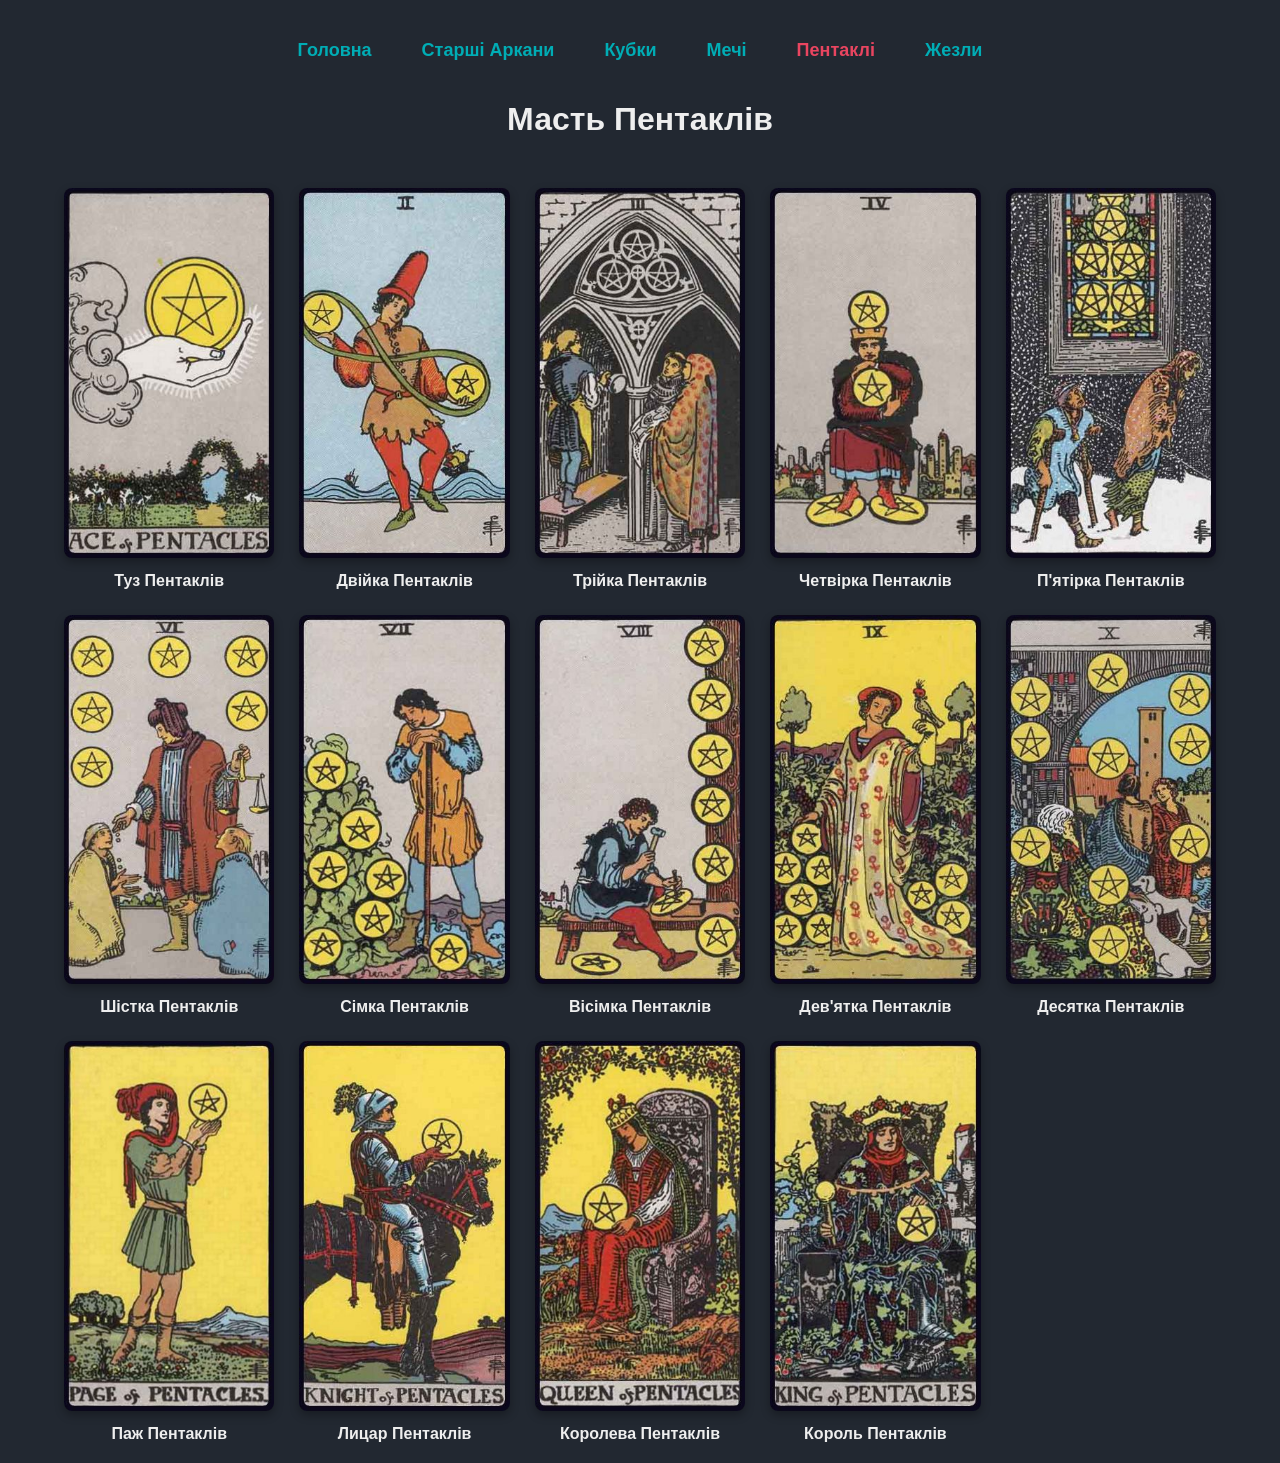
<file: pages/pentacles.html>
<!DOCTYPE html>
<html lang="uk">
<head>
    <meta charset="UTF-8">
    <meta name="viewport" content="width=device-width, initial-scale=1.0">
    <title>Масть Пентаклів - Галерея</title>

    
    <link rel="stylesheet" href="../assets/css/style.css">
</head>
<body class="gallery-page">

    <header>
        <nav>
            <ul class="nav-list">
                <li><a href="../index.html">Головна</a></li>
                <li><a href="arcana.html">Старші Аркани</a></li>
                <li><a href="cups.html">Кубки</a></li>
                <li><a href="swords.html">Мечі</a></li>
                <li><a href="pentacles.html" style="color: #e94560;">Пентаклі</a></li>
                <li><a href="wands.html">Жезли</a></li>
            </ul>
        </nav>
    </header>

    <main>
        <h1 class="card-title">Масть Пентаклів</h1>

        <section class="gallery-grid">
            <figure class="card">
                <img src="../assets/images/Cards/Pentacles01.jpg" alt="Карта Таро: Туз Пентаклів">
                <figcaption>Туз Пентаклів</figcaption>
            </figure>
            
            <figure class="card">
                <img src="../assets/images/Cards/Pentacles02.jpg" alt="Карта Таро: Двійка Пентаклів">
                <figcaption>Двійка Пентаклів</figcaption>
            </figure>
            
            <figure class="card">
                <img src="../assets/images/Cards/Pentacles03.jpg" alt="Карта Таро: Трійка Пентаклів">
                <figcaption>Трійка Пентаклів</figcaption>
            </figure>
            
            <figure class="card">
                <img src="../assets/images/Cards/Pentacles04.jpg" alt="Карта Таро: Четвірка Пентаклів">
                <figcaption>Четвірка Пентаклів</figcaption>
            </figure>
            
            <figure class="card">
                <img src="../assets/images/Cards/Pentacles05.jpg" alt="Карта Таро: П'ятірка Пентаклів">
                <figcaption>П'ятірка Пентаклів</figcaption>
            </figure>
            
            <figure class="card">
                <img src="../assets/images/Cards/Pentacles06.jpg" alt="Карта Таро: Шістка Пентаклів">
                <figcaption>Шістка Пентаклів</figcaption>
            </figure>
            
            <figure class="card">
                <img src="../assets/images/Cards/Pentacles07.jpg" alt="Карта Таро: Сімка Пентаклів">
                <figcaption>Сімка Пентаклів</figcaption>
            </figure>
            
            <figure class="card">
                <img src="../assets/images/Cards/Pentacles08.jpg" alt="Карта Таро: Вісімка Пентаклів">
                <figcaption>Вісімка Пентаклів</figcaption>
            </figure>
            
            <figure class="card">
                <img src="../assets/images/Cards/Pentacles09.jpg" alt="Карта Таро: Дев'ятка Пентаклів">
                <figcaption>Дев'ятка Пентаклів</figcaption>
            </figure>
            
            <figure class="card">
                <img src="../assets/images/Cards/Pentacles10.jpg" alt="Карта Таро: Десятка Пентаклів">
                <figcaption>Десятка Пентаклів</figcaption>
            </figure>
            
            <figure class="card">
                <img src="../assets/images/Cards/Pentacles11.jpg" alt="Карта Таро: Паж Пентаклів">
                <figcaption>Паж Пентаклів</figcaption>
            </figure>
            
            <figure class="card">
                <img src="../assets/images/Cards/Pentacles12.jpg" alt="Карта Таро: Лицар Пентаклів">
                <figcaption>Лицар Пентаклів</figcaption>
            </figure>
            
            <figure class="card">
                <img src="../assets/images/Cards/Pentacles13.jpg" alt="Карта Таро: Королева Пентаклів">
                <figcaption>Королева Пентаклів</figcaption>
            </figure>
            
            <figure class="card">
                <img src="../assets/images/Cards/Pentacles14.jpg" alt="Карта Таро: Король Пентаклів">
                <figcaption>Король Пентаклів</figcaption>
            </figure>
        </section>
    </main>

</body>
</html>
</file>
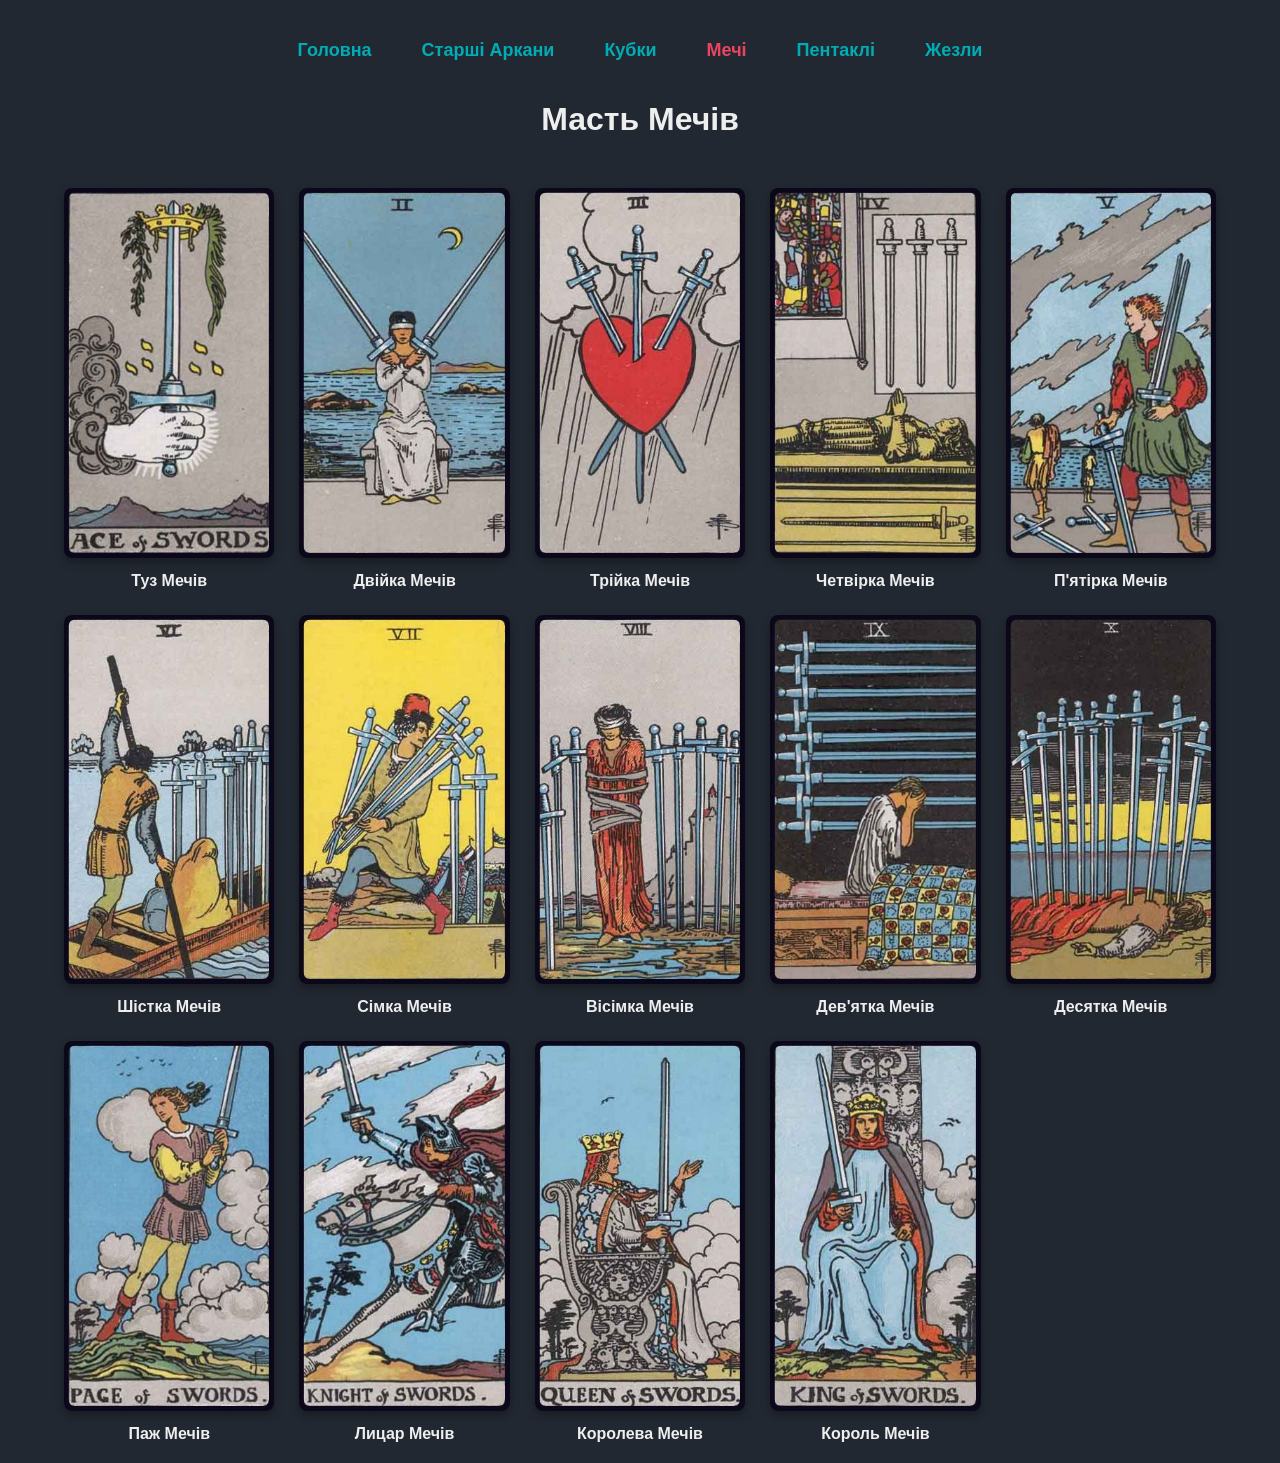
<file: pages/swords.html>
<!DOCTYPE html>
<html lang="uk">
<head>
    <meta charset="UTF-8">
    <meta name="viewport" content="width=device-width, initial-scale=1.0">
    <title>Масть Мечів - Галерея</title>

    
    <link rel="stylesheet" href="../assets/css/style.css">
</head>
<body class="gallery-page">

    <header>
        <nav>
            <ul class="nav-list">
                <li><a href="../index.html">Головна</a></li>
                <li><a href="arcana.html">Старші Аркани</a></li>
                <li><a href="cups.html">Кубки</a></li>
                <li><a href="swords.html" style="color: #e94560;">Мечі</a></li>
                <li><a href="pentacles.html">Пентаклі</a></li>
                <li><a href="wands.html">Жезли</a></li>
            </ul>
        </nav>
    </header>

    <main>
        <h1 class="card-title">Масть Мечів</h1>

        <section class="gallery-grid">
            <figure class="card">
                <img src="../assets/images/Cards/Swords01.jpg" alt="Карта Таро: Туз Мечів">
                <figcaption>Туз Мечів</figcaption>
            </figure>
            
            <figure class="card">
                <img src="../assets/images/Cards/Swords02.jpg" alt="Карта Таро: Двійка Мечів">
                <figcaption>Двійка Мечів</figcaption>
            </figure>
            
            <figure class="card">
                <img src="../assets/images/Cards/Swords03.jpg" alt="Карта Таро: Трійка Мечів">
                <figcaption>Трійка Мечів</figcaption>
            </figure>
            
            <figure class="card">
                <img src="../assets/images/Cards/Swords04.jpg" alt="Карта Таро: Четвірка Мечів">
                <figcaption>Четвірка Мечів</figcaption>
            </figure>
            
            <figure class="card">
                <img src="../assets/images/Cards/Swords05.jpg" alt="Карта Таро: П'ятірка Мечів">
                <figcaption>П'ятірка Мечів</figcaption>
            </figure>
            
            <figure class="card">
                <img src="../assets/images/Cards/Swords06.jpg" alt="Карта Таро: Шістка Мечів">
                <figcaption>Шістка Мечів</figcaption>
            </figure>
            
            <figure class="card">
                <img src="../assets/images/Cards/Swords07.jpg" alt="Карта Таро: Сімка Мечів">
                <figcaption>Сімка Мечів</figcaption>
            </figure>
            
            <figure class="card">
                <img src="../assets/images/Cards/Swords08.jpg" alt="Карта Таро: Вісімка Мечів">
                <figcaption>Вісімка Мечів</figcaption>
            </figure>
            
            <figure class="card">
                <img src="../assets/images/Cards/Swords09.jpg" alt="Карта Таро: Дев'ятка Мечів">
                <figcaption>Дев'ятка Мечів</figcaption>
            </figure>
            
            <figure class="card">
                <img src="../assets/images/Cards/Swords10.jpg" alt="Карта Таро: Десятка Мечів">
                <figcaption>Десятка Мечів</figcaption>
            </figure>
            
            <figure class="card">
                <img src="../assets/images/Cards/Swords11.jpg" alt="Карта Таро: Паж Мечів">
                <figcaption>Паж Мечів</figcaption>
            </figure>
            
            <figure class="card">
                <img src="../assets/images/Cards/Swords12.jpg" alt="Карта Таро: Лицар Мечів">
                <figcaption>Лицар Мечів</figcaption>
            </figure>
            
            <figure class="card">
                <img src="../assets/images/Cards/Swords13.jpg" alt="Карта Таро: Королева Мечів">
                <figcaption>Королева Мечів</figcaption>
            </figure>
            
            <figure class="card">
                <img src="../assets/images/Cards/Swords14.jpg" alt="Карта Таро: Король Мечів">
                <figcaption>Король Мечів</figcaption>
            </figure>
        </section>
    </main>

</body>
</html>
</file>
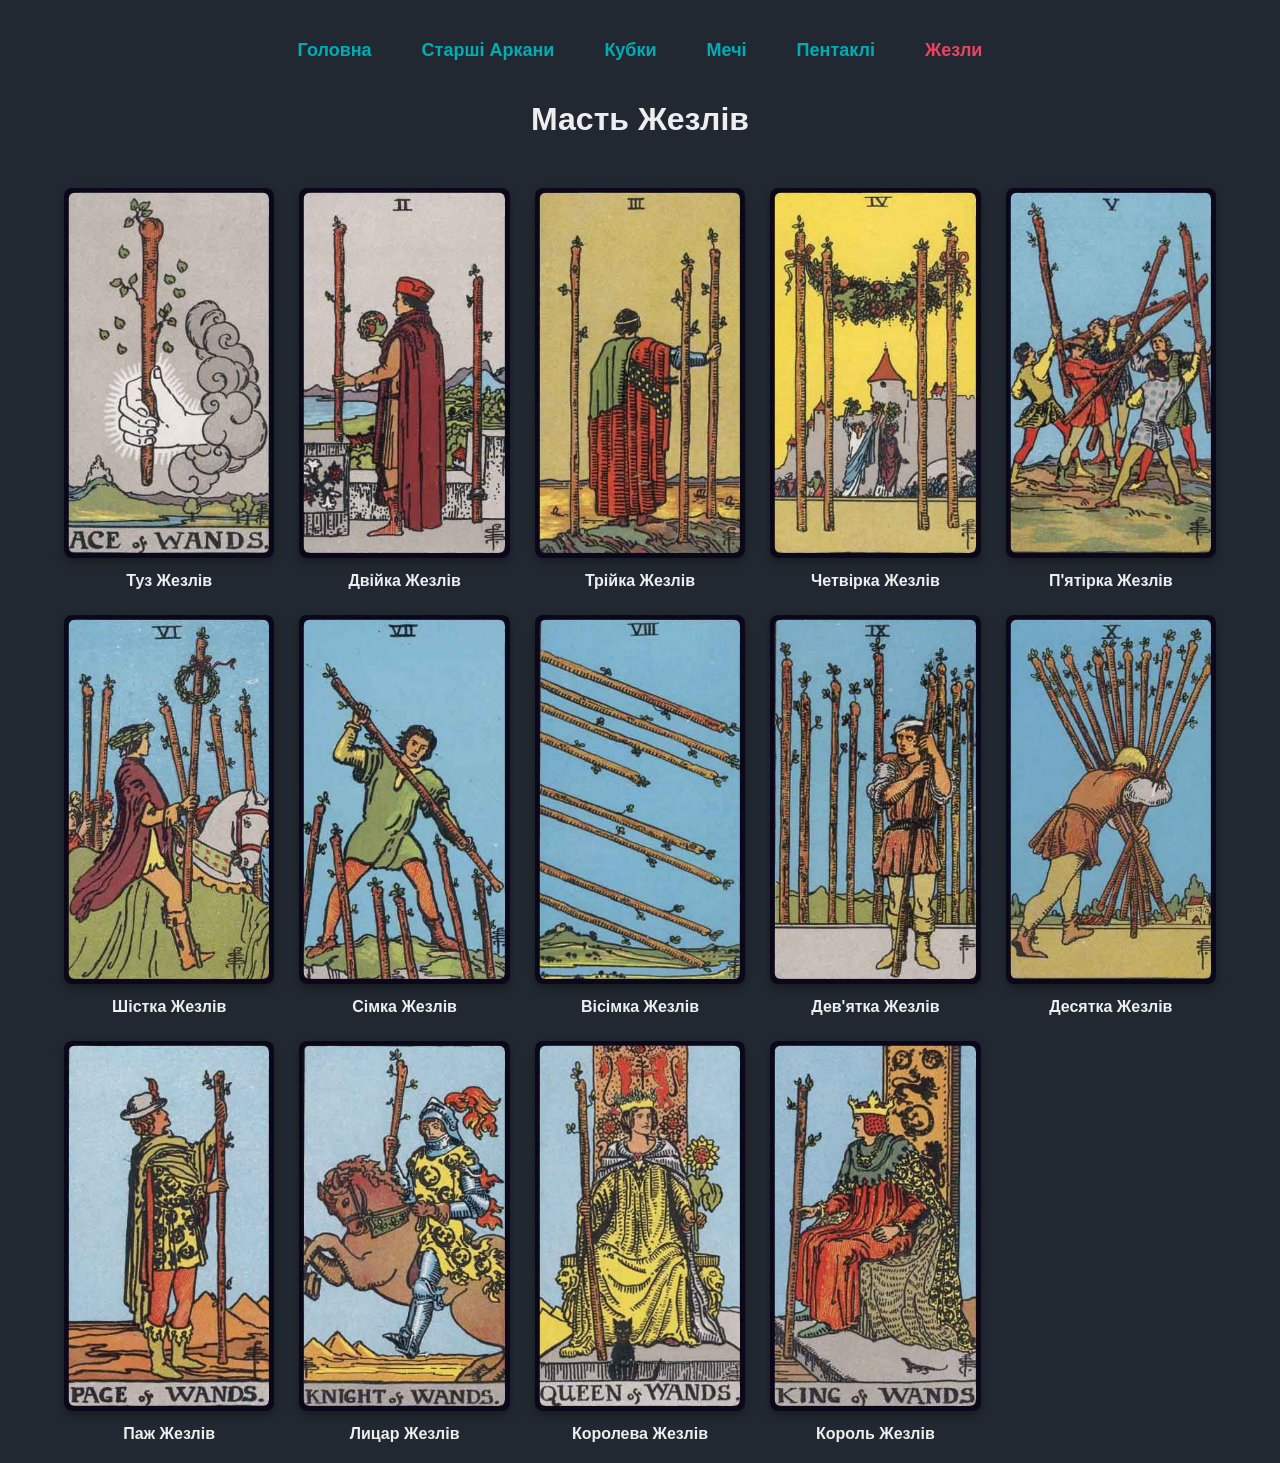
<file: pages/wands.html>
<!DOCTYPE html>
<html lang="uk">
<head>
    <meta charset="UTF-8">
    <meta name="viewport" content="width=device-width, initial-scale=1.0">
    <title>Масть Жезлів - Галерея</title>

    
    <link rel="stylesheet" href="../assets/css/style.css">
</head>
<body class="gallery-page">

    <header>
        <nav>
            <ul class="nav-list">
                <li><a href="../index.html">Головна</a></li>
                <li><a href="arcana.html">Старші Аркани</a></li>
                <li><a href="cups.html">Кубки</a></li>
                <li><a href="swords.html">Мечі</a></li>
                <li><a href="pentacles.html">Пентаклі</a></li>
                <li><a href="wands.html" style="color: #e94560;">Жезли</a></li>
            </ul>
        </nav>
    </header>

    <main>
        <h1 class="card-title">Масть Жезлів</h1>

        <section class="gallery-grid">
            <figure class="card">
                <img src="../assets/images/Cards/Wands01.jpg" alt="Карта Таро: Туз Жезлів">
                <figcaption>Туз Жезлів</figcaption>
            </figure>
            
            <figure class="card">
                <img src="../assets/images/Cards/Wands02.jpg" alt="Карта Таро: Двійка Жезлів">
                <figcaption>Двійка Жезлів</figcaption>
            </figure>
            
            <figure class="card">
                <img src="../assets/images/Cards/Wands03.jpg" alt="Карта Таро: Трійка Жезлів">
                <figcaption>Трійка Жезлів</figcaption>
            </figure>
            
            <figure class="card">
                <img src="../assets/images/Cards/Wands04.jpg" alt="Карта Таро: Четвірка Жезлів">
                <figcaption>Четвірка Жезлів</figcaption>
            </figure>
            
            <figure class="card">
                <img src="../assets/images/Cards/Wands05.jpg" alt="Карта Таро: П'ятірка Жезлів">
                <figcaption>П'ятірка Жезлів</figcaption>
            </figure>
            
            <figure class="card">
                <img src="../assets/images/Cards/Wands06.jpg" alt="Карта Таро: Шістка Жезлів">
                <figcaption>Шістка Жезлів</figcaption>
            </figure>
            
            <figure class="card">
                <img src="../assets/images/Cards/Wands07.jpg" alt="Карта Таро: Сімка Жезлів">
                <figcaption>Сімка Жезлів</figcaption>
            </figure>
            
            <figure class="card">
                <img src="../assets/images/Cards/Wands08.jpg" alt="Карта Таро: Вісімка Жезлів">
                <figcaption>Вісімка Жезлів</figcaption>
            </figure>
            
            <figure class="card">
                <img src="../assets/images/Cards/Wands09.jpg" alt="Карта Таро: Дев'ятка Жезлів">
                <figcaption>Дев'ятка Жезлів</figcaption>
            </figure>
            
            <figure class="card">
                <img src="../assets/images/Cards/Wands10.jpg" alt="Карта Таро: Десятка Жезлів">
                <figcaption>Десятка Жезлів</figcaption>
            </figure>
            
            <figure class="card">
                <img src="../assets/images/Cards/Wands11.jpg" alt="Карта Таро: Паж Жезлів">
                <figcaption>Паж Жезлів</figcaption>
            </figure>
            
            <figure class="card">
                <img src="../assets/images/Cards/Wands12.jpg" alt="Карта Таро: Лицар Жезлів">
                <figcaption>Лицар Жезлів</figcaption>
            </figure>
            
            <figure class="card">
                <img src="../assets/images/Cards/Wands13.jpg" alt="Карта Таро: Королева Жезлів">
                <figcaption>Королева Жезлів</figcaption>
            </figure>
            
            <figure class="card">
                <img src="../assets/images/Cards/Wands14.jpg" alt="Карта Таро: Король Жезлів">
                <figcaption>Король Жезлів</figcaption>
            </figure>
        </section>
    </main>

</body>
</html>
</file>
<file: assets/css/style.css>
/* ================= BASE STYLES ================= */
body {
    font-family: 'Segoe UI', Tahoma, Geneva, Verdana, sans-serif;
    background-color: #222831; 
    color: #EEEEEE;
    margin: 0;
}

figure.card {
    margin: 0;
}

/* ================= STRUCTURE ================= */
body.home-page {
    display: flex;
    flex-direction: column;
    min-height: 100vh;
}

body.home-page main {
    display: flex;
    flex-direction: column;
    align-items: center;
    width: 100%;
}

h1.card-title {
    text-align: center;
    color: #EEEEEE;
    margin: 30px 0;
}

/* ================= NAVIGATION ================= */
.nav-list {
    list-style: none;
    margin: 30px 0 0 0;
    padding: 0;
    display: flex;
    justify-content: center;
    gap: 10px;
}

.nav-list a {
    display: block;
    padding: 10px 20px;
    color: #00ADB5;
    text-decoration: none;
    font-weight: bold;
    font-size: 18px;
    border-radius: 8px;
    transition: background-color 0.3s, color 0.3s;
}

.nav-list a:hover {
    background-color: #00ADB5;
    color: #ffffff;}

.nav-list a:active {
    background-color: #007a80;
}

/* ================= FORM AND BUTTONS ================= */
.container {
    text-align: center;
    background: #393E46;
    padding: 30px;
    border-radius: 15px;
    box-shadow: 0 10px 30px rgba(0,0,0,0.5);
    max-width: 500px;
    width: 90%;
    margin: 20px auto;
}

textarea {
    width: 100%;
    height: 100px;
    margin-top: 15px;
    padding: 10px;
    box-sizing: border-box;
    border-radius: 8px;
    border: 1px solid #4e4e6a;
    background: #36485E;
    color: white;
    font-size: 16px;
    resize: none;
}

.buttons-group {
    margin-top: 20px;
    display: flex;
    gap: 10px;
    justify-content: center;
    flex-wrap: wrap;
}

button {
    padding: 10px 20px;
    border: none;
    border-radius: 5px;
    cursor: pointer;
    font-weight: bold;
    transition: 0.3s;
}

.btn-main { background-color: #00ADB5; color: white; }
.btn-secondary { background-color: #36485E; color: white; }

button:hover { 
    opacity: 0.8; 
    transform: translateY(-2px); 
}

/* ================= TABLE ================= */
.tarot-info-table {
    width: 90%;
    max-width: 800px;
    margin: 40px auto;
    border-collapse: collapse;
    background-color: #393E46;
    border-radius: 8px;
    overflow: hidden;
    box-shadow: 0 5px 15px rgba(0,0,0,0.3);
}

.tarot-info-table th {
    background-color: #00ADB5;
    padding: 12px;
    text-align: left;
}

.tarot-info-table td {
    padding: 12px;
    border-bottom: 1px solid #222831;
}

.tarot-info-table tr:hover {
    background-color: #4e5561;
}

/* ================= MEDIA ================= */
.media-section {
    text-align: center;
    margin: 30px 0 50px 0;
    width: 100%;
}

.media-section video {
    max-width: 100%;
    border-radius: 10px;
}

/* ================= CARD GALLERY ================= */
.gallery-grid {
    display: grid;
    grid-template-columns: repeat(auto-fill, minmax(200px, 1fr));
    gap: 25px;
    padding: 20px;
    width: 90%;
    max-width: 1200px;
    margin: 0 auto;
    justify-content: center;
}

.card img {
    width: 100%;
    height: auto;
    border-radius: 8px;
    box-shadow: 0 4px 10px rgba(0,0,0,0.3);
}

.card figcaption {
    text-align: center;
    font-weight: bold;
    margin-top: 10px;
}


/* ================= ANIMATION ================= */
@keyframes fadeIn {
    from { opacity: 0; transform: translateY(20px); }
    to { opacity: 1; transform: translateY(0); }
}

.fade-in {
    animation: fadeIn 1s ease-out forwards;
}

.mystic-loader {
    border: 4px solid #393E46;
    border-top: 4px solid #00ADB5;
    border-radius: 50%;
    width: 50px;
    height: 50px;
    animation: spin 1s linear infinite;
    margin: 30px auto;
}

@keyframes spin {
    0% { transform: rotate(0deg); }
    100% { transform: rotate(360deg); }
}
</file>
<file: style.css>
/* ================= БАЗОВІ СТИЛІ ================= */
body {
    font-family: 'Segoe UI', Tahoma, Geneva, Verdana, sans-serif;
    background-color: #222831; 
    color: #EEEEEE;
    margin: 0;
}

figure.card {
    margin: 0;
}

/* ================= МАКЕТ ТА СТРУКТУРА ================= */
body.home-page {
    display: flex;
    flex-direction: column;
    min-height: 100vh;
}

body.home-page main {
    display: flex;
    flex-direction: column;
    align-items: center;
    width: 100%;
}

h1.card-title {
    text-align: center;
    color: #EEEEEE;
    margin: 30px 0;
}

/* ================= НАВІГАЦІЯ ================= */
.nav-list {
    list-style: none;
    margin: 30px 0 0 0;
    padding: 0;
    display: flex;
    justify-content: center;
    gap: 10px;
}

.nav-list a {
    display: block;
    padding: 10px 20px;
    color: #00ADB5;
    text-decoration: none;
    font-weight: bold;
    font-size: 18px;
    border-radius: 8px;
    transition: background-color 0.3s, color 0.3s;
}

.nav-list a:hover {
    background-color: #00ADB5;
    color: #ffffff;}

.nav-list a:active {
    background-color: #007a80;
}

/* ================= ФОРМА ТА КНОПКИ ================= */
.container {
    text-align: center;
    background: #393E46;
    padding: 30px;
    border-radius: 15px;
    box-shadow: 0 10px 30px rgba(0,0,0,0.5);
    max-width: 500px;
    width: 90%;
    margin: 20px auto;
}

textarea {
    width: 100%;
    height: 100px;
    margin-top: 15px;
    padding: 10px;
    box-sizing: border-box;
    border-radius: 8px;
    border: 1px solid #4e4e6a;
    background: #36485E;
    color: white;
    font-size: 16px;
    resize: none;
}

.buttons-group {
    margin-top: 20px;
    display: flex;
    gap: 10px;
    justify-content: center;
    flex-wrap: wrap;
}

button {
    padding: 10px 20px;
    border: none;
    border-radius: 5px;
    cursor: pointer;
    font-weight: bold;
    transition: 0.3s;
}

.btn-main { background-color: #00ADB5; color: white; }
.btn-secondary { background-color: #36485E; color: white; }

button:hover { 
    opacity: 0.8; 
    transform: translateY(-2px); 
}

/* ================= ТАБЛИЦЯ ================= */
.tarot-info-table {
    width: 90%;
    max-width: 800px;
    margin: 40px auto;
    border-collapse: collapse;
    background-color: #393E46;
    border-radius: 8px;
    overflow: hidden;
    box-shadow: 0 5px 15px rgba(0,0,0,0.3);
}

.tarot-info-table th {
    background-color: #00ADB5;
    padding: 12px;
    text-align: left;
}

.tarot-info-table td {
    padding: 12px;
    border-bottom: 1px solid #222831;
}

.tarot-info-table tr:hover {
    background-color: #4e5561;
}

/* ================= МЕДІА (ВІДЕО) ================= */
.media-section {
    text-align: center;
    margin: 30px 0 50px 0;
    width: 100%;
}

.media-section video {
    max-width: 100%;
    border-radius: 10px;
}

/* ================= ГАЛЕРЕЯ КАРТ ================= */
.gallery-grid {
    display: grid;
    grid-template-columns: repeat(auto-fill, minmax(200px, 1fr));
    gap: 25px;
    padding: 20px;
    width: 90%;
    max-width: 1200px;
    margin: 0 auto;
    justify-content: center;
}

.card img {
    width: 100%;
    height: auto;
    border-radius: 8px;
    box-shadow: 0 4px 10px rgba(0,0,0,0.3);
}

.card figcaption {
    text-align: center;
    font-weight: bold;
    margin-top: 10px;
}
</file>
